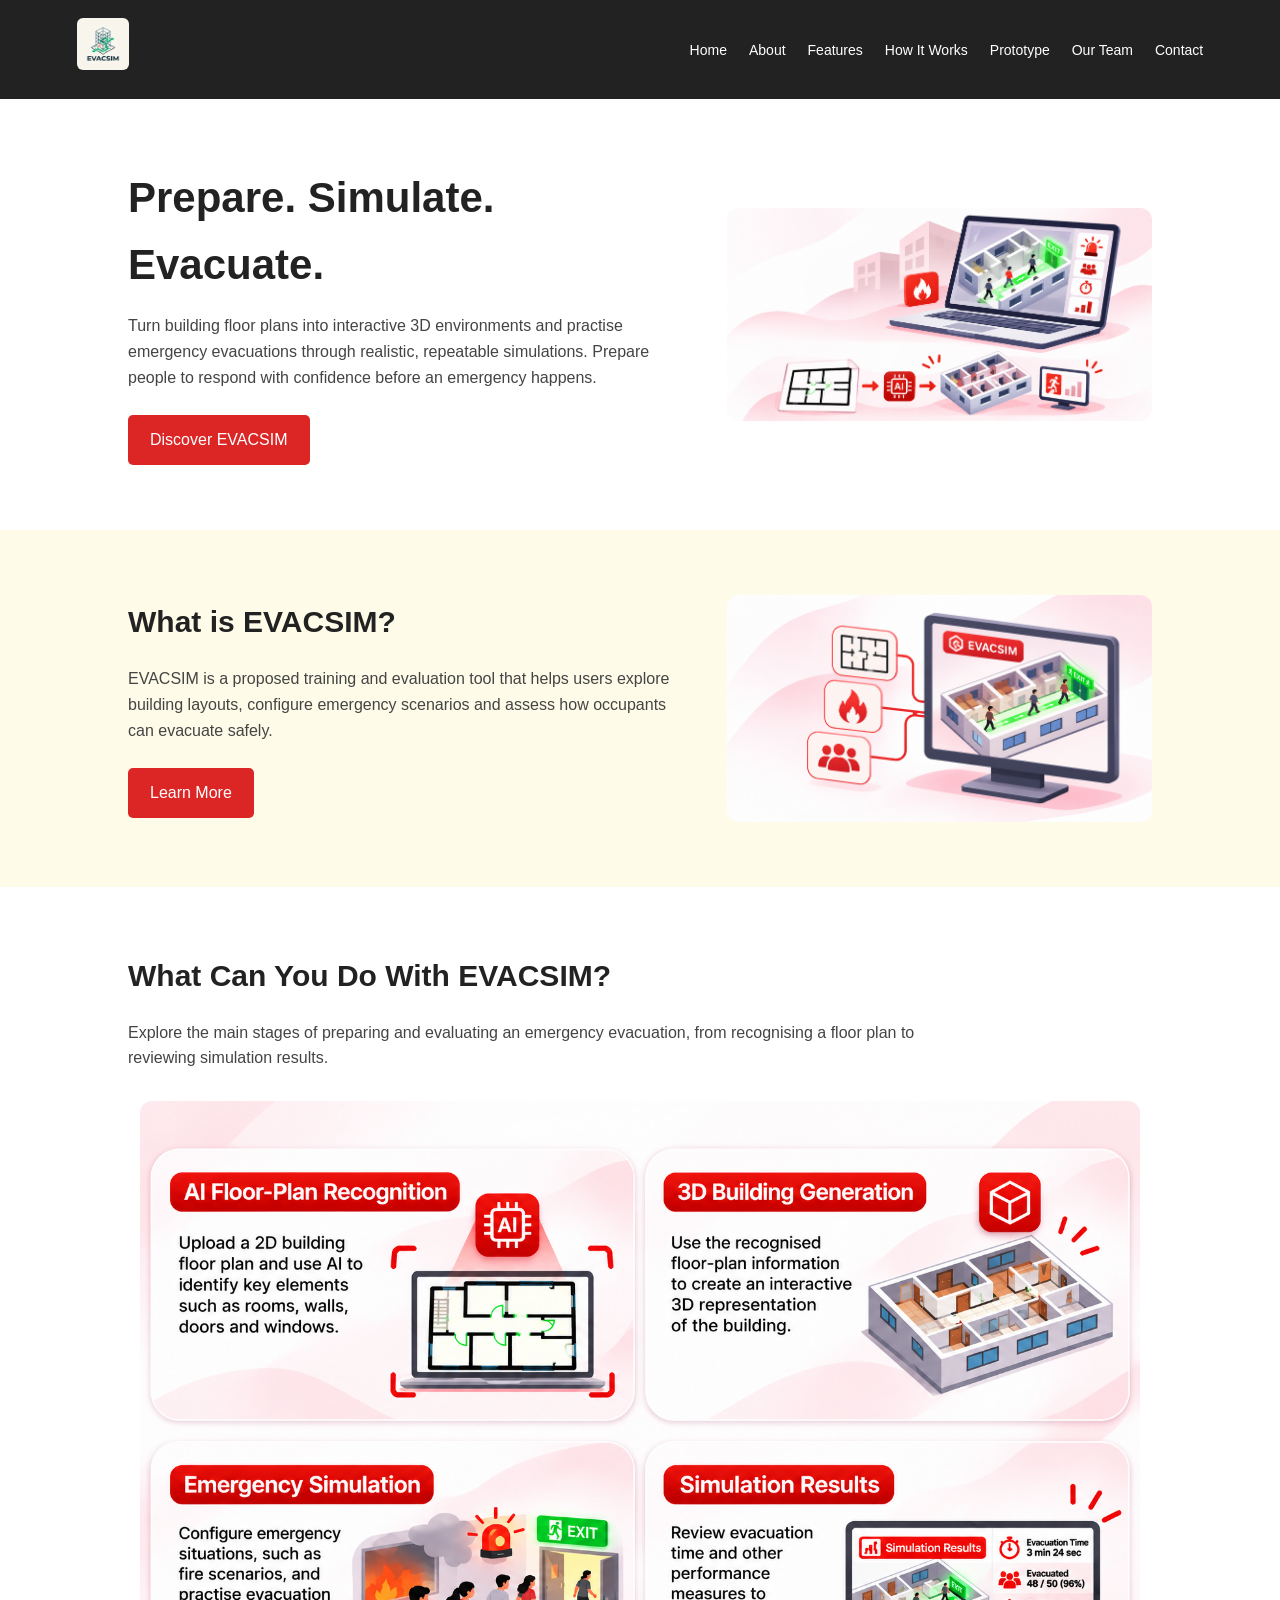
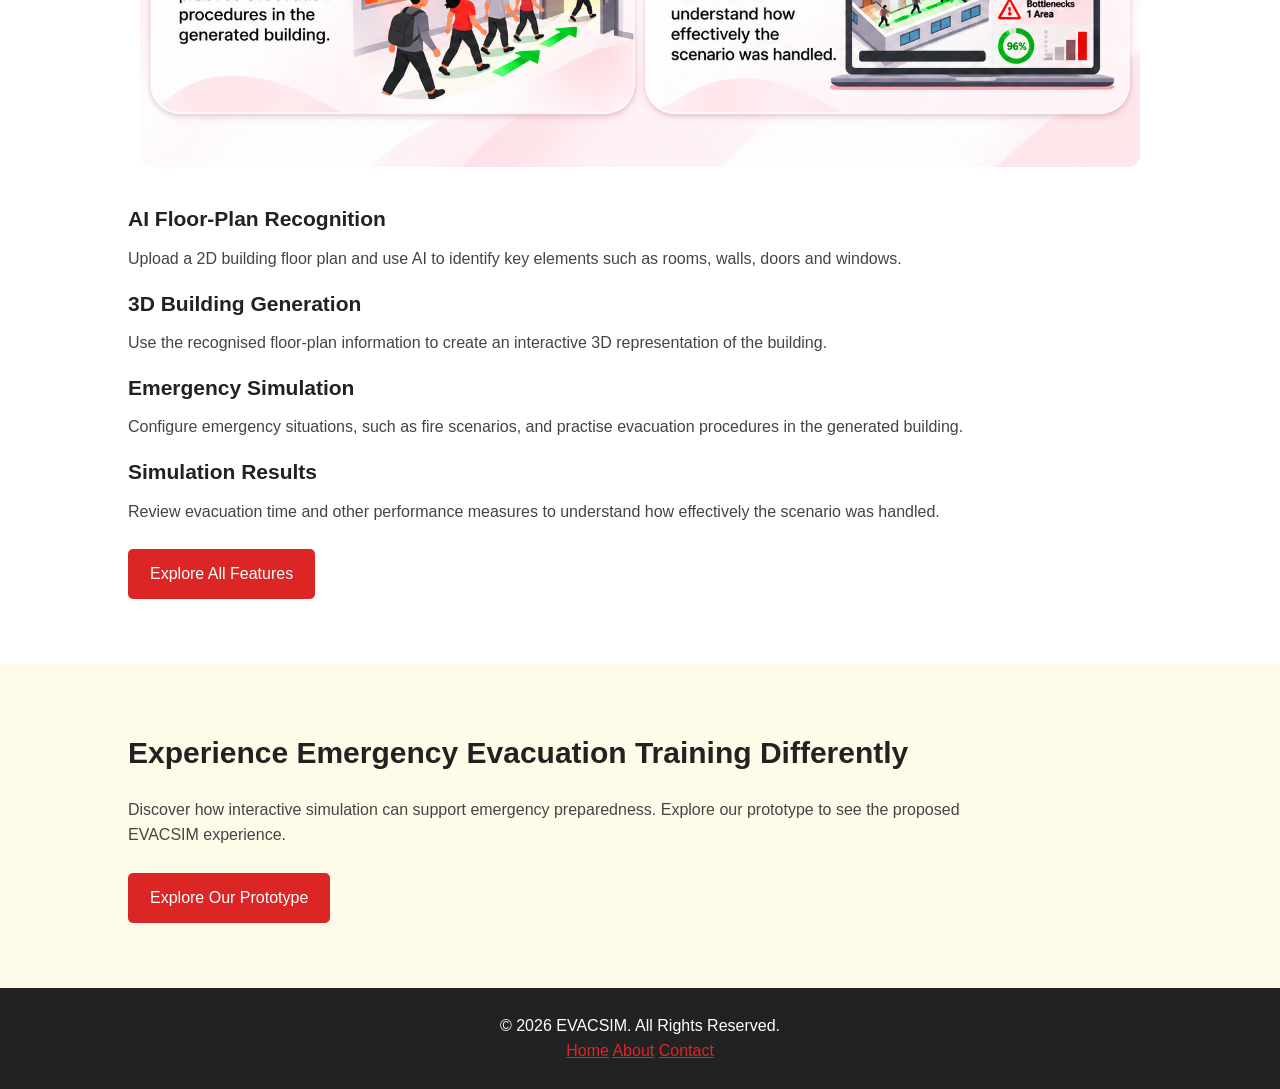
<file: index.html>
<!DOCTYPE html>
<html lang="en">

<head>
    <!-- Basic page settings -->
    <meta charset="UTF-8">
    <meta name="viewport" content="width=device-width, initial-scale=1.0">

    <!-- ADD: Write a short description of EVACSIM for search engines -->
    <meta name="description" content="EVACSIM is an AI-assisted emergency evacuation simulator that turns building floor plans into interactive 3D environments for practising and evaluating evacuation scenarios.">

    <title>EVACSIM | Emergency Evacuation Simulator</title>

    <!-- Link the CSS file -->
    <link rel="stylesheet" href="style.css">

    <style>
        /* Homepage image layouts */
        #hero,
        #introduction {
            display: flex;
            align-items: center;
            justify-content: space-between;
            gap: 42px;
        }

        #hero .home-section-content,
        #introduction .home-section-content {
            flex: 1 1 55%;
            min-width: 0;
        }

        #hero .home-section-image,
        #introduction .home-section-image {
            flex: 0 1 42%;
            max-width: 42%;
            margin: 0;
        }

        .home-section-image img {
            display: block;
            width: 100%;
            height: auto;
            object-fit: contain;
            border-radius: 12px;
        }

        /* Four-feature infographic */
        .feature-highlights-image {
            width: 100%;
            max-width: 1000px;
            margin: 30px auto 35px;
            text-align: center;
        }

        .feature-highlights-image img {
            display: block;
            width: 100%;
            height: auto;
            object-fit: contain;
            border-radius: 12px;
        }

        @media (max-width: 768px) {
            #hero,
            #introduction {
                flex-direction: column;
                align-items: stretch;
            }

            #hero .home-section-image,
            #introduction .home-section-image {
                flex: none;
                width: 100%;
                max-width: 100%;
            }
        }
    </style>

</head>

<body>

    <!-- NAVIGATION BAR -->
    <header>
        <nav>

            <!--project logo -->
           <a href="index.html" class="logo">
              <img src="images/evacuate-logo.jpg"
                  alt="EVACSIM emergency evacuation simulator logo">
             
           </a>

            <!-- Navigation links -->
            <ul>
                <li><a href="index.html">Home</a></li>
                <li><a href="about.html">About</a></li>
                <li><a href="features.html">Features</a></li>
                <li><a href="how-it-works.html">How It Works</a></li>
                <li><a href="prototype.html">Prototype</a></li>
                <li><a href="team.html">Our Team</a></li>
                <li><a href="contact.html">Contact</a></li>
            </ul>

        </nav>
    </header>


    <main>

        <!-- HERO SECTION -->
        <section id="hero">
    <div class="home-section-content">
        <h1>Prepare. Simulate. Evacuate.</h1>

        <p>
            Turn building floor plans into interactive 3D environments and practise emergency evacuations through realistic,
            repeatable simulations. Prepare people to respond with confidence before an emergency happens.
        </p>

        <a href="about.html" class="button">Discover EVACSIM</a>
    </div>

    <figure class="home-section-image">
        <img src="images/EVACSIM AI-Powered Evacuation Simulation.png"
             alt="Illustration of an EVACSIM evacuation simulation displayed on a laptop"
             loading="lazy">
    </figure>
</section>


        <!-- BRIEF PROJECT INTRODUCTION -->
        <section id="introduction">
    <div class="home-section-content">
        <h2>What is EVACSIM?</h2>

        <p>
            EVACSIM is a proposed training and evaluation tool that helps users explore building layouts, configure emergency
            scenarios and assess how occupants can evacuate safely.
        </p>

        <a href="about.html" class="button">Learn More</a>
    </div>

    <figure class="home-section-image">
        <img src="images/EVACSIM Evacuation Planning Infographic.png"
             alt="Illustration showing a building evacuation workflow using floor-plan information and AI"
             loading="lazy">
    </figure>
</section>


        <!-- FEATURE HIGHLIGHTS -->
        <section id="feature-highlights">

            <h2>What Can You Do With EVACSIM?</h2>

            <p>
                Explore the main stages of preparing and evaluating an emergency evacuation, from recognising a floor plan to reviewing simulation results.
            </p>

            <figure class="feature-highlights-image">
                <img src="images/AI-Powered Building Evacuation Workflow.png"
                     alt="Four EVACSIM feature illustrations: AI floor-plan recognition, 3D building generation, emergency simulation and simulation results"
                     loading="lazy">
            </figure>

            <div class="feature-container">

                <div class="feature">
                    <h3>AI Floor-Plan Recognition</h3>
                    <p>
                        Upload a 2D building floor plan and use AI to identify key elements such as rooms, walls, doors and windows.
                    </p>
                </div>

                <div class="feature">
                    <h3>3D Building Generation</h3>
                    <p>
                        Use the recognised floor-plan information to create an interactive 3D representation of the building.
                    </p>
                </div>

                <div class="feature">
                    <h3>Emergency Simulation</h3>
                    <p>
                        Configure emergency situations, such as fire scenarios, and practise evacuation procedures in the generated building.
                    </p>
                </div>

                <div class="feature">
                    <h3>Simulation Results</h3>
                    <p>
                        Review evacuation time and other performance measures to understand how effectively the scenario was handled.
                    </p>
                </div>

            </div>

            <a href="features.html" class="button">Explore All Features</a>

        </section>


        <!-- FINAL CALL TO ACTION -->
        <section id="call-to-action">

            <h2>Experience Emergency Evacuation Training Differently</h2>

            <p>
                Discover how interactive simulation can support emergency preparedness. Explore our prototype to see the proposed EVACSIM experience.
            </p>

            <a href="prototype.html" class="button">Explore Our Prototype</a>

        </section>

    </main>


    <!-- FOOTER -->
    <footer>

        <p>&copy; 2026 EVACSIM. All Rights Reserved.</p>

        <!-- Footer navigation -->
        <div class="footer-links">
            <a href="index.html">Home</a>
            <a href="about.html">About</a>
            <a href="contact.html">Contact</a>
        </div>

        <!-- ADD: Insert social media links if available. -->

    </footer>
	<!-- Back to Top Button -->
	<button id="backToTop" aria-label="Back to top" title="Back to top">
    ↑
	</button>


    <!-- Link the JavaScript file -->
    <script src="script.js"></script>

</body>
</html>
</file>
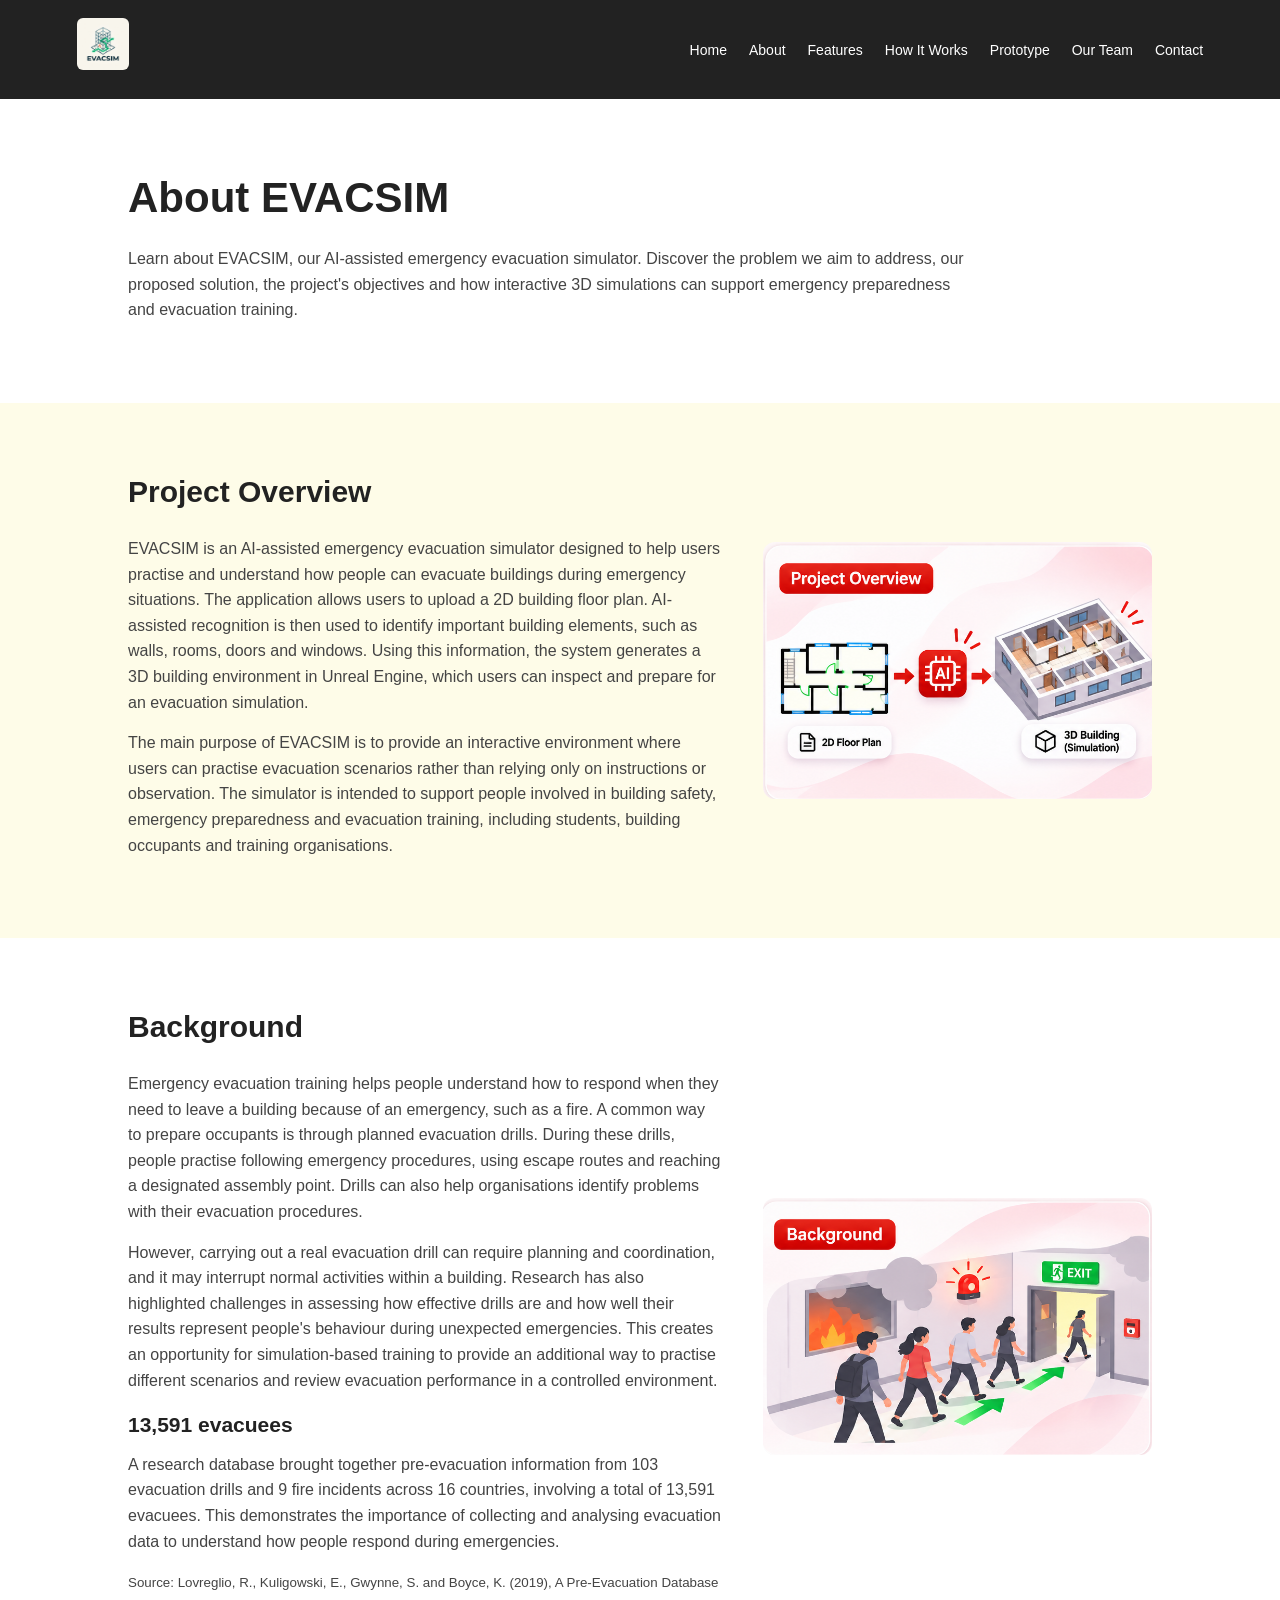
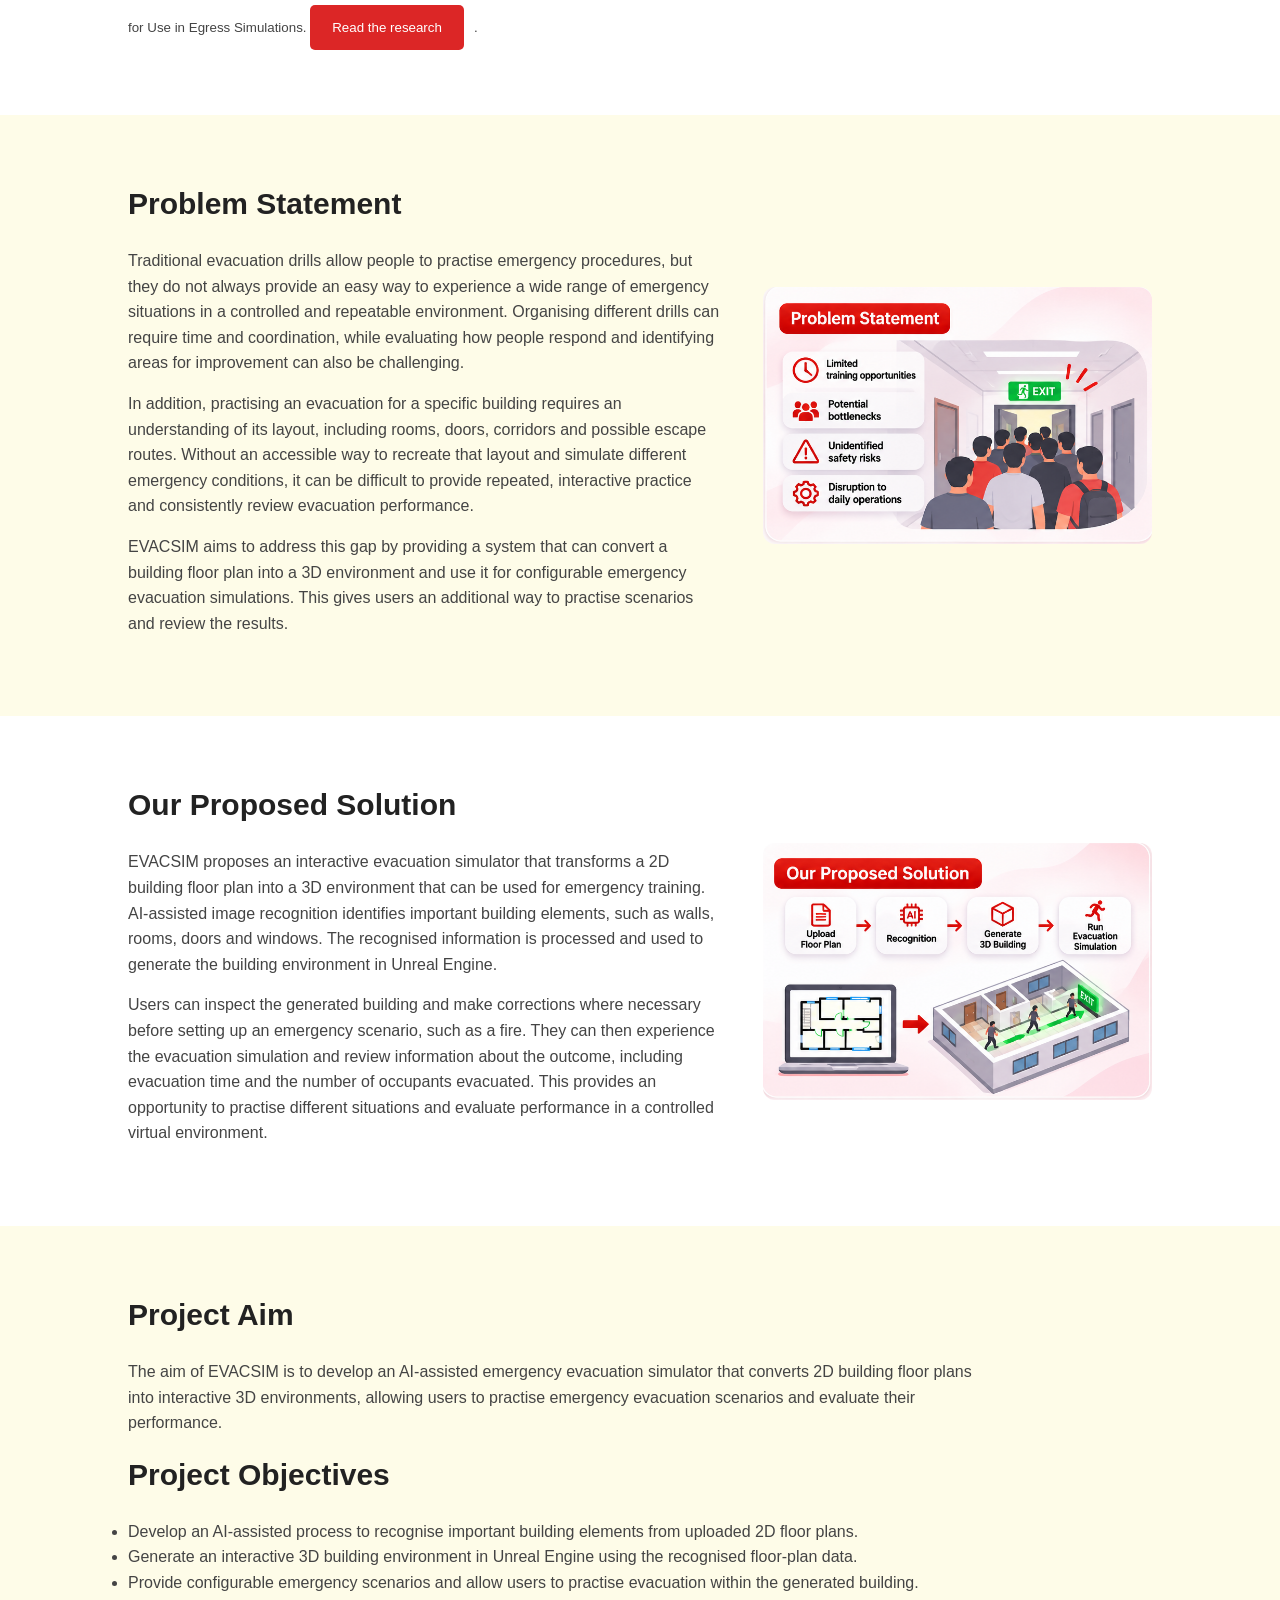
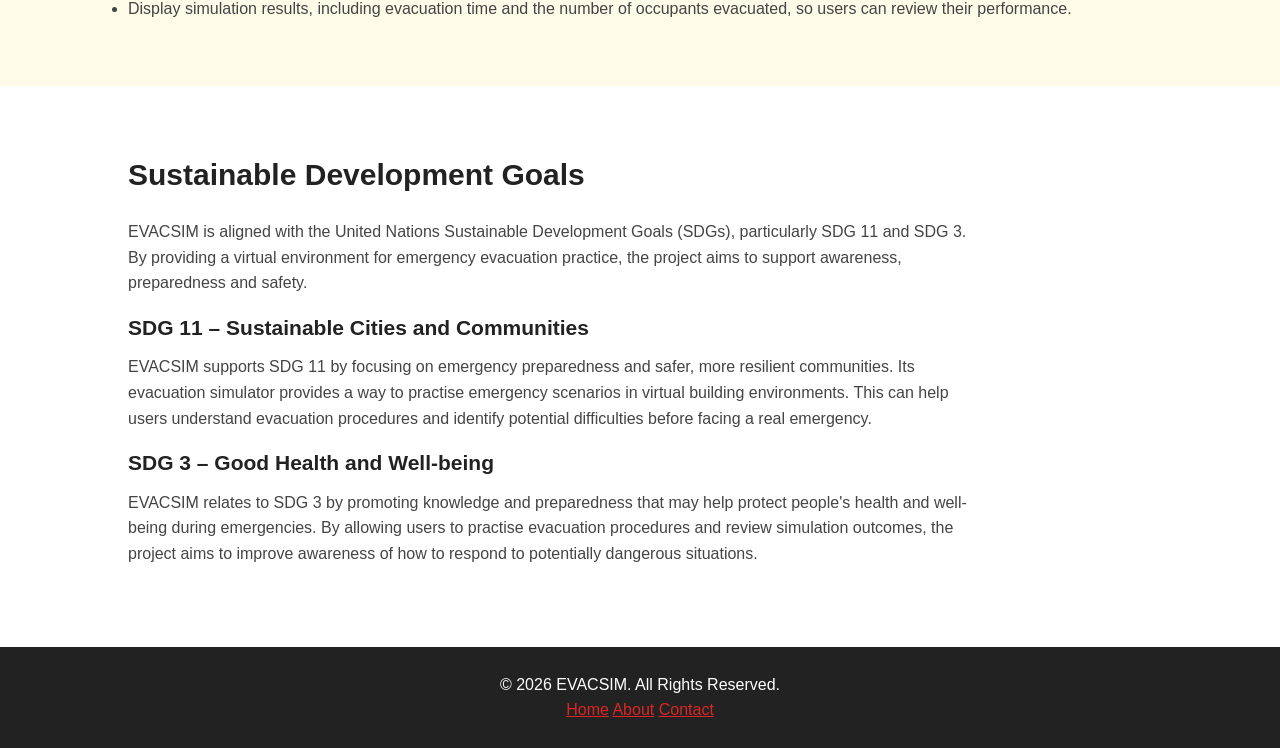
<file: about.html>
<!DOCTYPE html>
<html lang="en">

<head>

    <!-- Basic page settings -->
    <meta charset="UTF-8">
    <meta name="viewport" content="width=device-width, initial-scale=1.0">

    <!-- ADD: Write a short description of the About page -->
    <meta name="description" content="Learn about EVACSIM, an AI-assisted emergency evacuation simulator that turns building floor plans into 3D environments for practical evacuation training.">

    <title>About | EVACSIM</title>

    <!-- Connect the shared CSS file -->
    <link rel="stylesheet" href="style.css">


    <style>
        /* About page: text on the left, illustration on the right */
        .about-image-section {
            display: flex;
            align-items: center;
            justify-content: space-between;
            gap: 42px;
        }

        .about-image-section .about-section-content {
            flex: 1 1 58%;
            min-width: 0;
        }

        .about-image-section .about-section-image {
            flex: 0 1 38%;
            max-width: 38%;
            margin: 0;
        }

        .about-section-image img {
            display: block;
            width: 100%;
            height: auto;
            object-fit: contain;
            border-radius: 12px;
        }

        @media (max-width: 768px) {
            .about-image-section {
                flex-direction: column;
                align-items: stretch;
            }

            .about-image-section .about-section-image {
                flex: none;
                width: 100%;
                max-width: 100%;
            }
        }
    </style>

</head>

<body>


    <!-- ========================================= -->
    <!-- NAVIGATION BAR                            -->
    <!-- ========================================= -->

    <header>

        <nav>

            <!-- Project logo or name -->
            <!--project logo -->
            <a href="index.html" class="logo">
                <img src="images/evacuate-logo.jpg"
                     alt="EVACSIM emergency evacuation simulator logo">
            </a>

            <!-- Navigation links -->
            <ul>

                <li><a href="index.html">Home</a></li>
                <li><a href="about.html">About</a></li>
                <li><a href="features.html">Features</a></li>
                <li><a href="how-it-works.html">How It Works</a></li>
                <li><a href="prototype.html">Prototype</a></li>
                <li><a href="team.html">Our Team</a></li>
                <li><a href="contact.html">Contact</a></li>

            </ul>

        </nav>

    </header>


    <main>


        <!-- ========================================= -->
        <!-- PAGE INTRODUCTION                         -->
        <!-- ========================================= -->

        <section id="page-introduction">

            <h1>About EVACSIM</h1>

            <p>
                Learn about EVACSIM, our AI-assisted emergency evacuation simulator. 
				Discover the problem we aim to address, our proposed solution, the project's objectives and how interactive 3D simulations can support emergency preparedness and evacuation training.
            </p>

        </section>


        <!-- ========================================= -->
        <!-- PROJECT OVERVIEW                          -->
        <!-- ========================================= -->

        <section id="project-overview" class="about-image-section">
    <div class="about-section-content">
        <h2>Project Overview</h2>

        <p>
            EVACSIM is an AI-assisted emergency evacuation simulator
            designed to help users practise and understand how people
            can evacuate buildings during emergency situations. The
            application allows users to upload a 2D building floor plan.
            AI-assisted recognition is then used to identify important
            building elements, such as walls, rooms, doors and windows.
            Using this information, the system generates a 3D building
            environment in Unreal Engine, which users can inspect and
            prepare for an evacuation simulation.
        </p>

        <p>
            The main purpose of EVACSIM is to provide an interactive
            environment where users can practise evacuation scenarios
            rather than relying only on instructions or observation.
            The simulator is intended to support people involved in
            building safety, emergency preparedness and evacuation
            training, including students, building occupants and
            training organisations.
        </p>
    </div>

    <figure class="about-section-image">
        <img src="images/project-overview.png"
             alt="Illustration of a 2D floor plan being analysed by AI and transformed into a 3D building"
             loading="lazy">
    </figure>
</section>


        <!-- ========================================= -->
        <!-- PROJECT BACKGROUND                        -->
        <!-- ========================================= -->

        <section id="background" class="about-image-section">
    <div class="about-section-content">
        <h2>Background</h2>

        <p>
            Emergency evacuation training helps people understand how
            to respond when they need to leave a building because of
            an emergency, such as a fire. A common way to prepare
            occupants is through planned evacuation drills. During
            these drills, people practise following emergency
            procedures, using escape routes and reaching a designated
            assembly point. Drills can also help organisations identify
            problems with their evacuation procedures.
        </p>

        <p>
            However, carrying out a real evacuation drill can require
            planning and coordination, and it may interrupt normal
            activities within a building. Research has also highlighted
            challenges in assessing how effective drills are and how
            well their results represent people's behaviour during
            unexpected emergencies. This creates an opportunity for
            simulation-based training to provide an additional way to
            practise different scenarios and review evacuation
            performance in a controlled environment.
        </p>

        <div class="statistics">
            <div class="statistic">
                <h3>13,591 evacuees</h3>

                <p>
                    A research database brought together pre-evacuation
                    information from 103 evacuation drills and 9 fire
                    incidents across 16 countries, involving a total of
                    13,591 evacuees. This demonstrates the importance
                    of collecting and analysing evacuation data to
                    understand how people respond during emergencies.
                </p>

                <small>
                    Source: Lovreglio, R., Kuligowski, E., Gwynne, S. and
                    Boyce, K. (2019), A Pre-Evacuation Database for Use
                    in Egress Simulations.
                    <a href="https://doi.org/10.1016/j.firesaf.2018.12.009"
                       target="_blank" rel="noopener noreferrer">
                        Read the research
                    </a>.
                </small>
            </div>
        </div>
    </div>

    <figure class="about-section-image">
        <img src="images/background.png"
             alt="Illustration of people evacuating a building during an emergency"
             loading="lazy">
    </figure>
</section>


        <!-- ========================================= -->
        <!-- PROBLEM STATEMENT                         -->
        <!-- ========================================= -->

        <section id="problem-statement" class="about-image-section">
    <div class="about-section-content">
        <h2>Problem Statement</h2>

        <p>
            Traditional evacuation drills allow people to practise
            emergency procedures, but they do not always provide an
            easy way to experience a wide range of emergency situations
            in a controlled and repeatable environment. Organising
            different drills can require time and coordination, while
            evaluating how people respond and identifying areas for
            improvement can also be challenging.
        </p>

        <p>
            In addition, practising an evacuation for a specific
            building requires an understanding of its layout, including
            rooms, doors, corridors and possible escape routes.
            Without an accessible way to recreate that layout and
            simulate different emergency conditions, it can be
            difficult to provide repeated, interactive practice and
            consistently review evacuation performance.
        </p>

        <p>
            EVACSIM aims to address this gap by providing a system
            that can convert a building floor plan into a 3D
            environment and use it for configurable emergency
            evacuation simulations. This gives users an additional
            way to practise scenarios and review the results.
        </p>
    </div>

    <figure class="about-section-image">
        <img src="images/problem-statement.png"
             alt="Illustration showing a crowded evacuation corridor and potential safety challenges"
             loading="lazy">
    </figure>
</section>


        <!-- ========================================= -->
        <!-- PROPOSED SOLUTION                         -->
        <!-- ========================================= -->

        <section id="proposed-solution" class="about-image-section">
    <div class="about-section-content">
        <h2>Our Proposed Solution</h2>

        <p>
            EVACSIM proposes an interactive evacuation simulator
            that transforms a 2D building floor plan into a 3D
            environment that can be used for emergency training.
            AI-assisted image recognition identifies important
            building elements, such as walls, rooms, doors and
            windows. The recognised information is processed and
            used to generate the building environment in Unreal
            Engine.
        </p>

        <p>
            Users can inspect the generated building and make
            corrections where necessary before setting up an
            emergency scenario, such as a fire. They can then
            experience the evacuation simulation and review
            information about the outcome, including evacuation
            time and the number of occupants evacuated. This
            provides an opportunity to practise different
            situations and evaluate performance in a controlled
            virtual environment.
        </p>
    </div>

    <figure class="about-section-image">
        <img src="images/proposed-solution.png"
             alt="Illustration of the EVACSIM workflow from floor-plan upload through AI recognition to 3D evacuation simulation"
             loading="lazy">
    </figure>
</section>


        <!-- ========================================= -->
        <!-- PROJECT AIM AND OBJECTIVES                -->
        <!-- ========================================= -->

        <section id="aim-objectives">

            <h2>Project Aim</h2>

            <p>
                The aim of EVACSIM is to develop an AI-assisted
                emergency evacuation simulator that converts 2D building
                floor plans into interactive 3D environments, allowing
                users to practise emergency evacuation scenarios and
                evaluate their performance.
            </p>


            <h2>Project Objectives</h2>

            <ul>

                <li>
                    Develop an AI-assisted process to recognise important
                    building elements from uploaded 2D floor plans.
                </li>

                <li>
                    Generate an interactive 3D building environment in
                    Unreal Engine using the recognised floor-plan data.
                </li>

                <li>
                    Provide configurable emergency scenarios and allow
                    users to practise evacuation within the generated
                    building.
                </li>

                <li>
                    Display simulation results, including evacuation
                    time and the number of occupants evacuated, so users
                    can review their performance.
                </li>

                

            </ul>

        </section>


        <!-- ========================================= -->
        <!-- SUSTAINABLE DEVELOPMENT GOALS             -->
        <!-- ========================================= -->

        <section id="sdg">

            <h2>Sustainable Development Goals</h2>

            <p>
                EVACSIM is aligned with the United Nations Sustainable
                Development Goals (SDGs), particularly SDG 11 and SDG 3.
                By providing a virtual environment for emergency
                evacuation practice, the project aims to support
                awareness, preparedness and safety.
            </p>


            <!-- SDG 11 -->
            <div class="sdg-item">

                <h3>SDG 11 – Sustainable Cities and Communities</h3>

                <p>
                    EVACSIM supports SDG 11 by focusing on emergency
                    preparedness and safer, more resilient communities.
                    Its evacuation simulator provides a way to practise
                    emergency scenarios in virtual building environments.
                    This can help users understand evacuation procedures
                    and identify potential difficulties before facing a
                    real emergency.
                </p>

                

            </div>


            <!-- SDG 3 -->
            <div class="sdg-item">

                <h3>SDG 3 – Good Health and Well-being</h3>

                <p>
                    EVACSIM relates to SDG 3 by promoting knowledge
                    and preparedness that may help protect people's
                    health and well-being during emergencies. By allowing
                    users to practise evacuation procedures and review
                    simulation outcomes, the project aims to improve
                    awareness of how to respond to potentially dangerous
                    situations.
                </p>

                

            </div>

        </section>


    </main>


    <!-- ========================================= -->
    <!-- FOOTER                                    -->
    <!-- ========================================= -->

    <footer>

        <p>&copy; 2026 EVACSIM. All Rights Reserved.</p>

        <div class="footer-links">

            <a href="index.html">Home</a>
            <a href="about.html">About</a>
            <a href="contact.html">Contact</a>

        </div>

        <!-- ADD: Insert social media links if available. -->

    </footer>
	<!-- Back to Top Button -->
	<button id="backToTop" aria-label="Back to top" title="Back to top">
    ↑
	</button>


    <!-- Connect the JavaScript file -->
    <script src="script.js"></script>

</body>

</html>
</file>
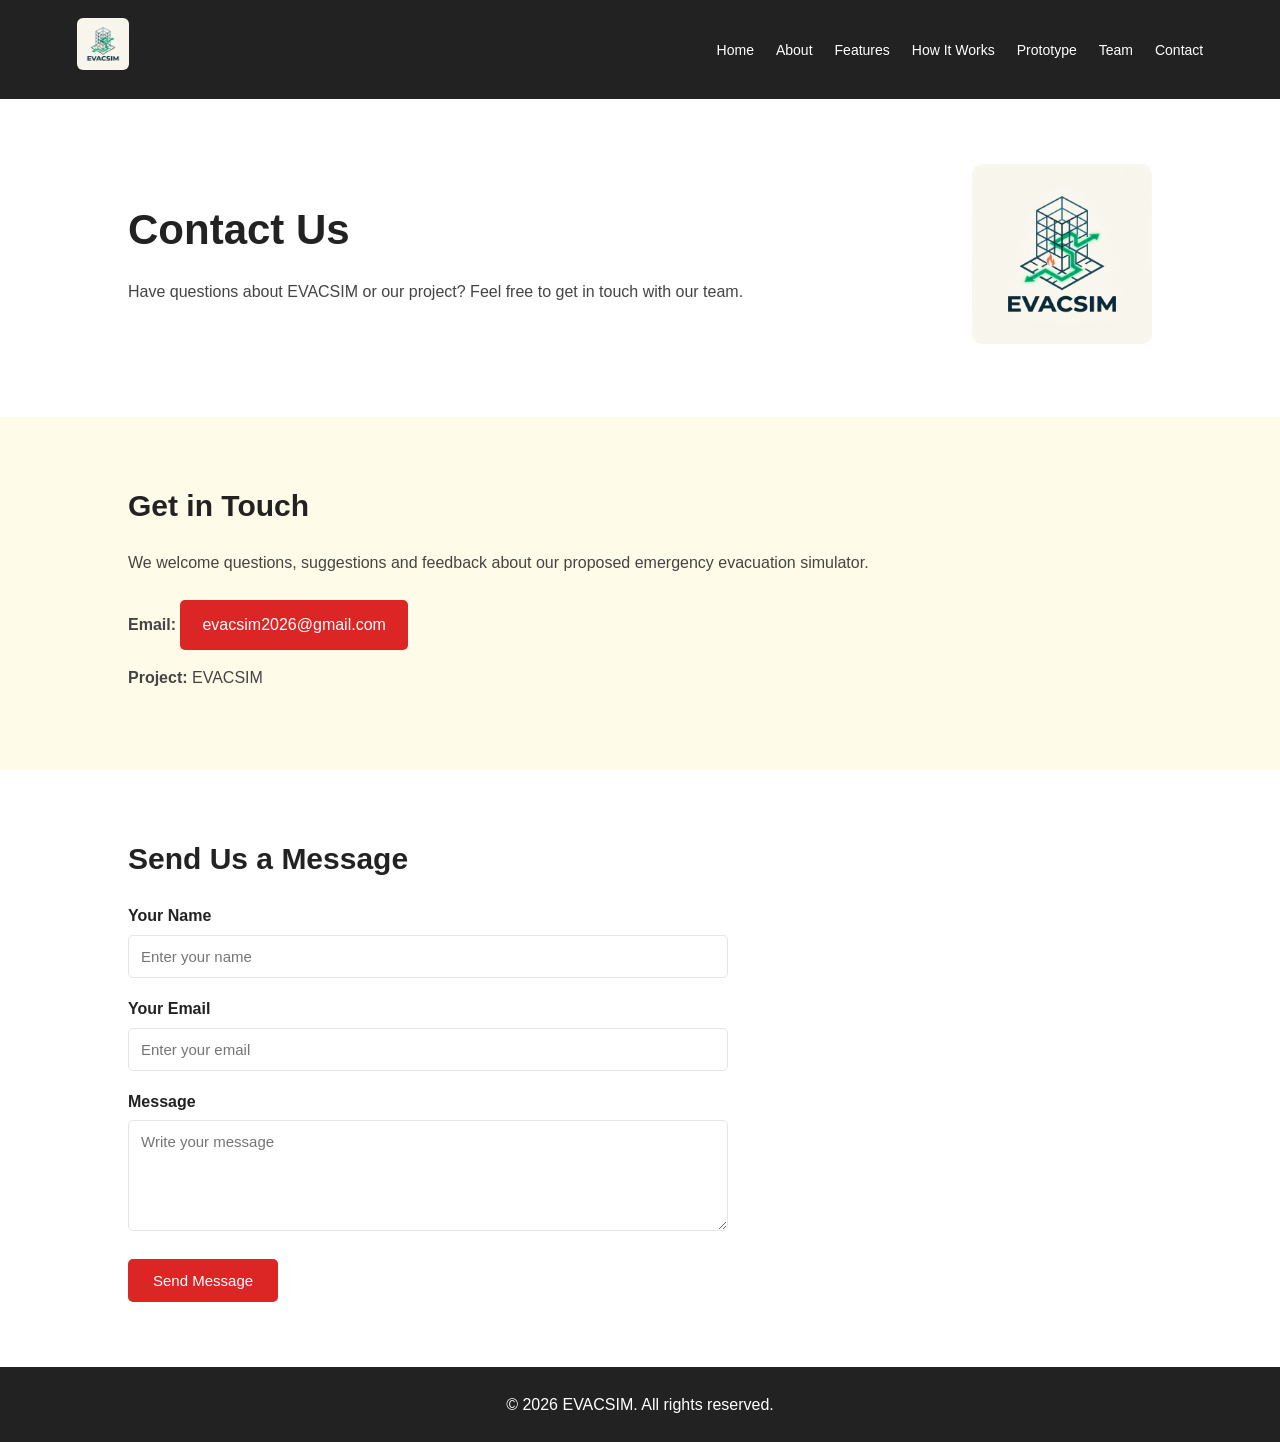
<file: contact.html>
<!DOCTYPE html>
<html lang="en">
<head>
    <meta charset="UTF-8">
    <meta name="viewport" content="width=device-width, initial-scale=1.0">
    <title>Contact Us | EVACSIM</title>
    <link rel="stylesheet" href="style.css">
</head>
<body>

    <!-- Navigation Bar -->
    <header>
        <nav>
            <!--project logo -->
           <a href="index.html" class="logo">
              <img src="images/evacuate-logo.jpg"
                  alt="EVACSIM emergency evacuation simulator logo">
             
           </a>

            <ul>
                <li><a href="index.html">Home</a></li>
                <li><a href="about.html">About</a></li>
                <li><a href="features.html">Features</a></li>
                <li><a href="how-it-works.html">How It Works</a></li>
                <li><a href="prototype.html">Prototype</a></li>
                <li><a href="team.html">Team</a></li>
                <li><a href="contact.html">Contact</a></li>
            </ul>
        </nav>
    </header>


    <!-- Page Introduction -->
    <!-- Page Introduction -->
	<section class="contact-intro">

		<div class="contact-intro-text">
			<h1>Contact Us</h1>

			<p>
				Have questions about EVACSIM or our project?
				Feel free to get in touch with our team.
			</p>
		</div>

		<div class="contact-intro-logo">
			<img src="images/evacuate-logo.jpg"
				alt="EVACSIM Logo">
		</div>

	</section>


    <!-- Contact Information -->
    <section>
        <h2>Get in Touch</h2>

        <p>
            We welcome questions, suggestions and feedback about
            our proposed emergency evacuation simulator.
        </p>

        <p>
            <strong>Email:</strong>
            <a href="mailto:evacsim2026@gmail.com">evacsim2026@gmail.com</a>
        </p>

        

        <p>
            <strong>Project:</strong> EVACSIM
        </p>
    </section>


    <!-- Contact Form -->
    <section>
        <h2>Send Us a Message</h2>

        <!-- Contact form connected to Formspree -->
        <form action="https://formspree.io/f/xgakpznn" method="POST">

            <label for="name">Your Name</label>
            <input type="text" id="name" name="name"
                   placeholder="Enter your name" autocomplete="name" required>

            <label for="email">Your Email</label>
            <input type="email" id="email" name="email"
                   placeholder="Enter your email" autocomplete="email" required>

            <label for="message">Message</label>
            <textarea id="message" name="message" rows="5"
                      placeholder="Write your message" required></textarea>

            <button type="submit">Send Message</button>

        </form>
    </section>


    <!-- Footer -->
    <footer>
        <p>&copy; 2026 EVACSIM. All rights reserved.</p>
    </footer>
	<!-- Back to Top Button -->
	<button id="backToTop" aria-label="Back to top" title="Back to top">
    ↑
	</button>

    <script src="script.js"></script>
</body>
</html>
</file>
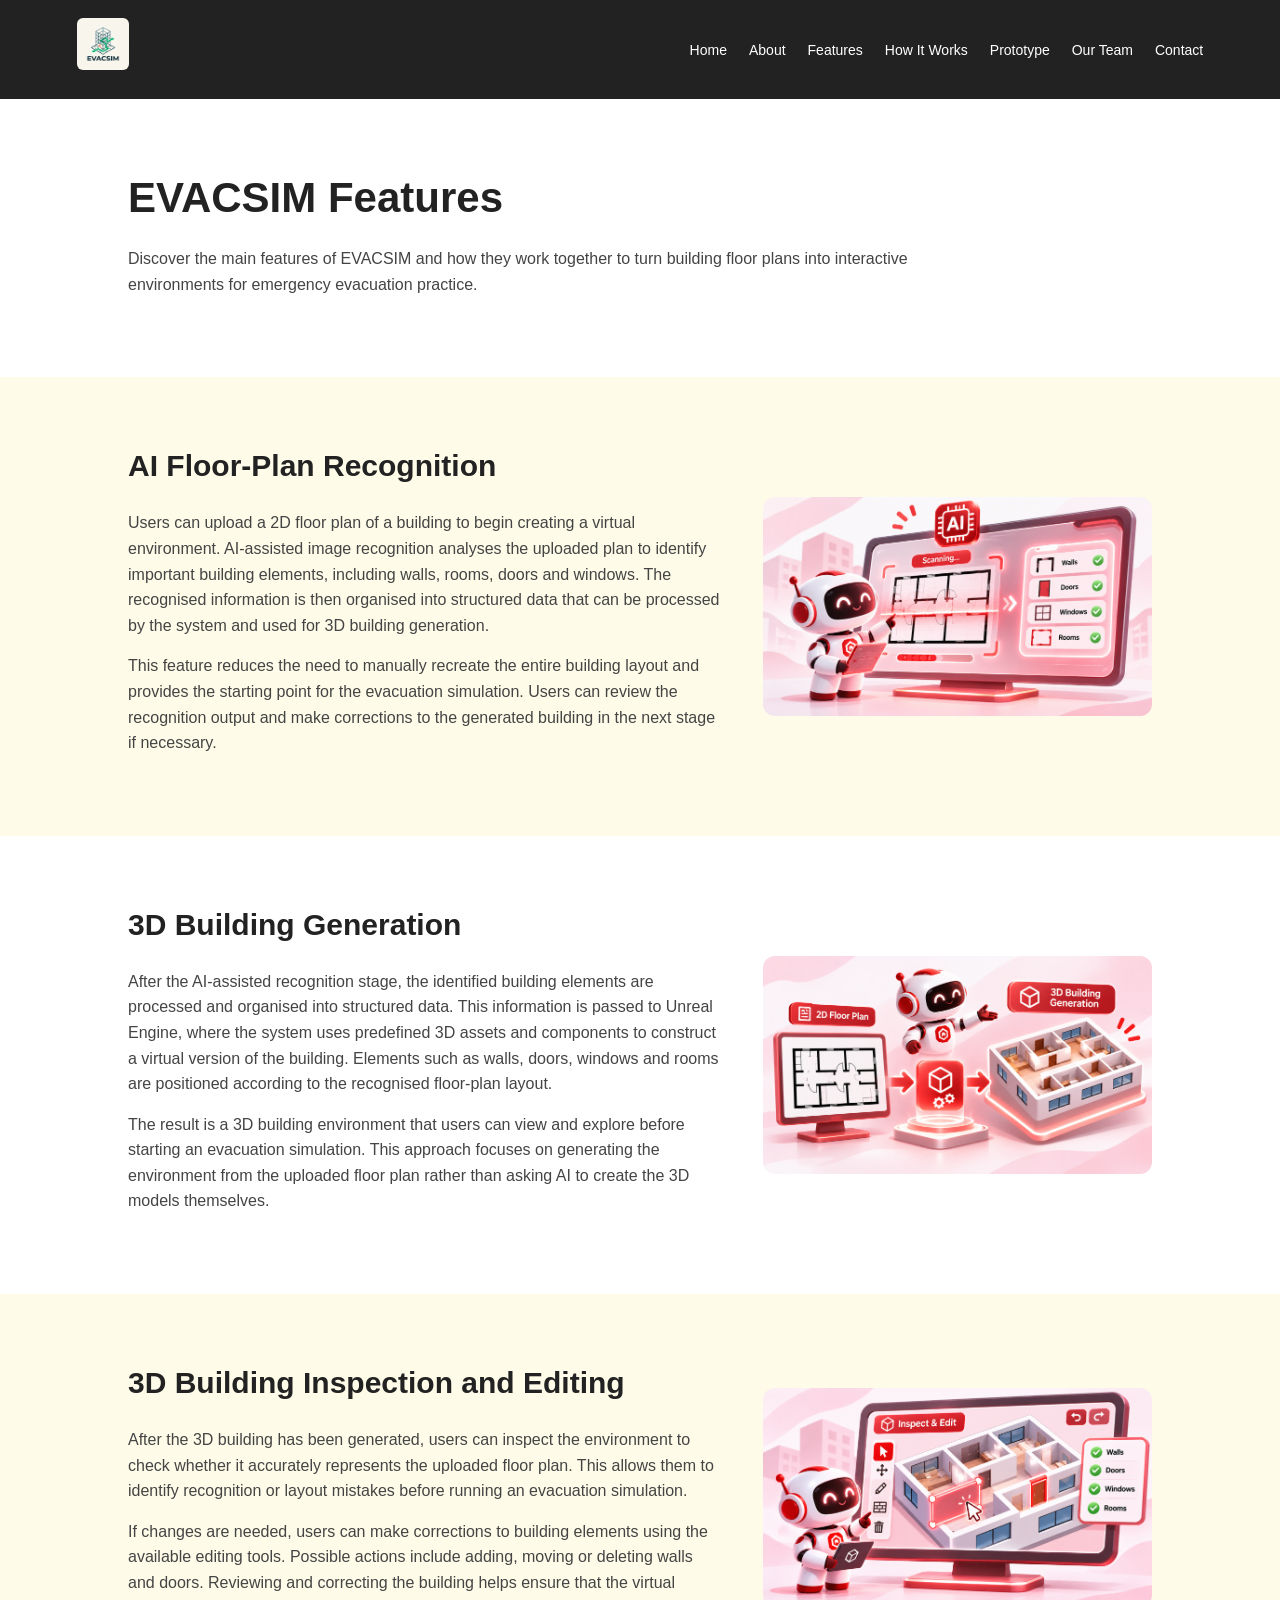
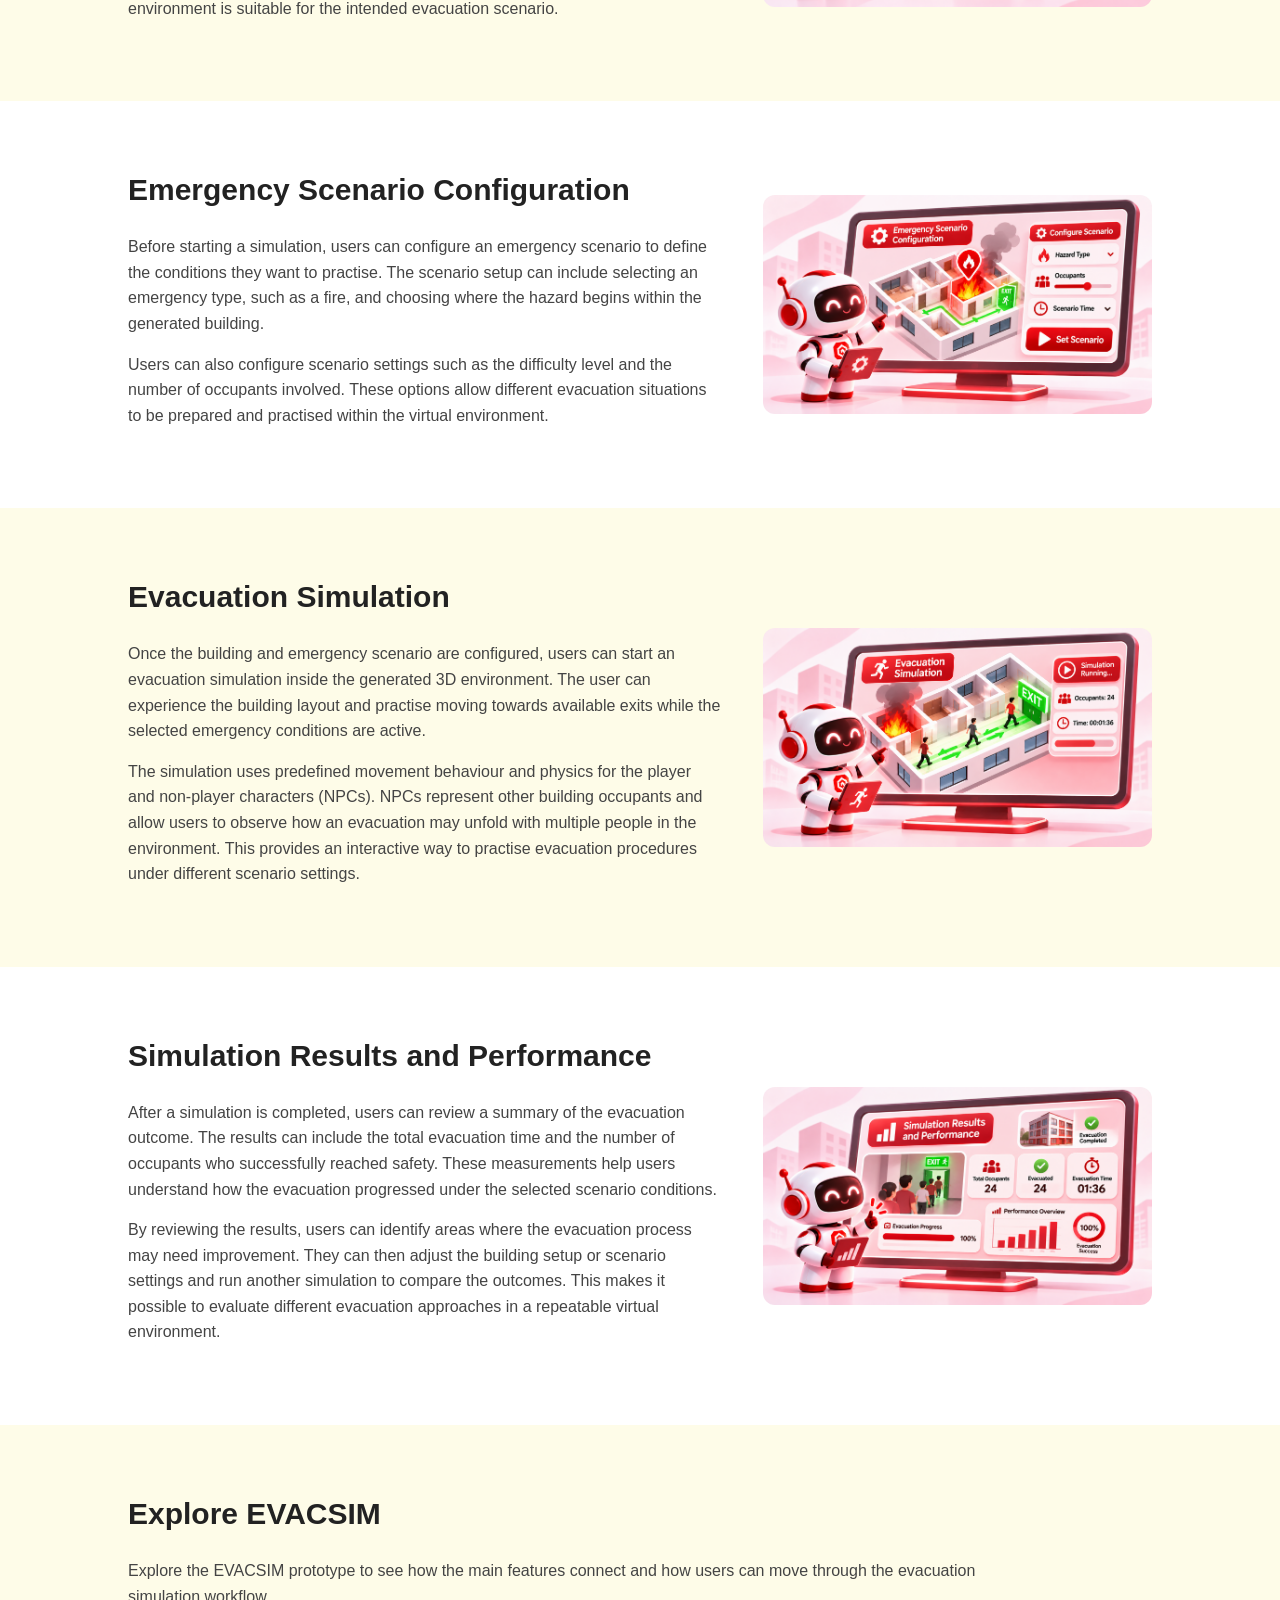
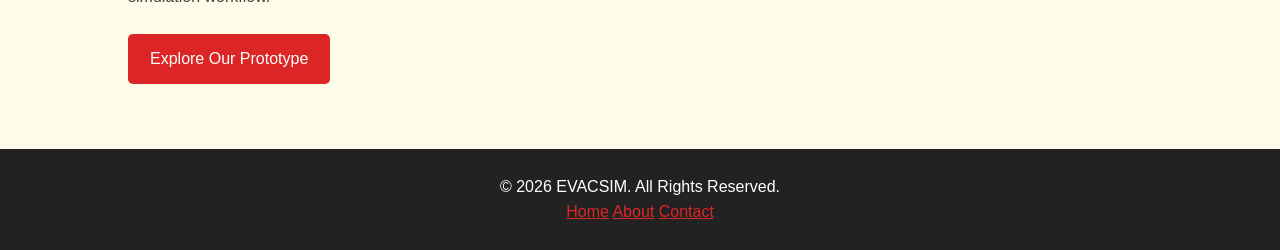
<file: features.html>
<!DOCTYPE html>
<html lang="en">

<head>

    <!-- Basic page settings -->
    <meta charset="UTF-8">
    <meta name="viewport" content="width=device-width, initial-scale=1.0">

    <!-- ADD: Write a short description of the Features page -->
    <meta name="description" content="Explore EVACSIM features, including AI-assisted floor-plan recognition, 3D building generation and interactive emergency evacuation simulation.">

    <title>Features | EVACSIM</title>

    <!-- Connect the shared CSS file -->
    <link rel="stylesheet" href="style.css">


    <style>
        /* Features page: text on the left and illustration on the right */
        .feature-image-section {
            display: flex;
            align-items: center;
            justify-content: space-between;
            gap: 42px;
        }

        .feature-image-section .feature-content {
            flex: 1 1 58%;
            min-width: 0;
        }

        .feature-image-section .feature-illustration {
            flex: 0 1 38%;
            max-width: 38%;
            margin: 0;
        }

        .feature-illustration img {
            display: block;
            width: 100%;
            height: auto;
            object-fit: contain;
            border-radius: 12px;
        }

        @media (max-width: 768px) {
            .feature-image-section {
                flex-direction: column;
                align-items: stretch;
            }

            .feature-image-section .feature-illustration {
                flex: none;
                width: 100%;
                max-width: 100%;
            }
        }
    </style>

</head>

<body>


    <!-- NAVIGATION BAR -->
    <header>

        <nav>

            <!--project logo -->
           <a href="index.html" class="logo">
              <img src="images/evacuate-logo.jpg"
                  alt="EVACSIM emergency evacuation simulator logo">
             
           </a>

            <!-- Navigation links -->
            <ul>

                <li><a href="index.html">Home</a></li>
                <li><a href="about.html">About</a></li>
                <li><a href="features.html">Features</a></li>
                <li><a href="how-it-works.html">How It Works</a></li>
                <li><a href="prototype.html">Prototype</a></li>
                <li><a href="team.html">Our Team</a></li>
                <li><a href="contact.html">Contact</a></li>

            </ul>

        </nav>

    </header>


    <main>


        <!-- PAGE INTRODUCTION -->
        <section id="page-introduction">

            <h1>EVACSIM Features</h1>

            <p>
                Discover the main features of EVACSIM and how they work
                together to turn building floor plans into interactive
                environments for emergency evacuation practice.
            </p>

        </section>


        <!-- FEATURE 1: AI FLOOR-PLAN RECOGNITION -->
        <section id="ai-recognition" class="feature-image-section">

            <div class="feature-content">
                <h2>AI Floor-Plan Recognition</h2>

                <!-- Existing feature description retained below -->
                <p>
                Users can upload a 2D floor plan of a building to begin
                creating a virtual environment. AI-assisted image
                recognition analyses the uploaded plan to identify
                important building elements, including walls, rooms,
                doors and windows. The recognised information is then
                organised into structured data that can be processed
                by the system and used for 3D building generation.
            </p>

            <p>
                This feature reduces the need to manually recreate the
                entire building layout and provides the starting point
                for the evacuation simulation. Users can review the
                recognition output and make corrections to the generated
                building in the next stage if necessary.
            </p>
            </div>

            <figure class="feature-illustration">
                <img src="images/AI Floor Plan Scanning Robot.png"
                     alt="A friendly robot scanning a 2D architectural floor plan with AI."
                     loading="lazy">
            </figure>

        </section>


        <!-- FEATURE 2: 3D BUILDING GENERATION -->
        <section id="3d-generation" class="feature-image-section">

            <div class="feature-content">
                <h2>3D Building Generation</h2>

                <!-- Existing feature description retained below -->
                <p>
                After the AI-assisted recognition stage, the identified
                building elements are processed and organised into
                structured data. This information is passed to Unreal
                Engine, where the system uses predefined 3D assets and
                components to construct a virtual version of the building.
                Elements such as walls, doors, windows and rooms are
                positioned according to the recognised floor-plan layout.
            </p>

            <p>
                The result is a 3D building environment that users can
                view and explore before starting an evacuation simulation.
                This approach focuses on generating the environment from
                the uploaded floor plan rather than asking AI to create
                the 3D models themselves.
            </p>
            </div>

            <figure class="feature-illustration">
                <img src="images/From Floor Plan to 3D Building.png"
                     alt="A 2D building floor plan being transformed into a 3D building."
                     loading="lazy">
            </figure>

        </section>


        <!-- FEATURE 3: 3D INSPECTION AND EDITING -->
        <section id="building-editing" class="feature-image-section">

            <div class="feature-content">
                <h2>3D Building Inspection and Editing</h2>

                <!-- Existing feature description retained below -->
                <p>
                After the 3D building has been generated, users can inspect
                the environment to check whether it accurately represents
                the uploaded floor plan. This allows them to identify
                recognition or layout mistakes before running an
                evacuation simulation.
            </p>

            <p>
                If changes are needed, users can make corrections to
                building elements using the available editing tools.
                Possible actions include adding, moving or deleting
                walls and doors. Reviewing and correcting the building
                helps ensure that the virtual environment is suitable
                for the intended evacuation scenario.
            </p>
            </div>

            <figure class="feature-illustration">
                <img src="images/Inspect & Edit Building Layout.png"
                     alt="A 3D building model being inspected and edited."
                     loading="lazy">
            </figure>

        </section>


        <!-- FEATURE 4: EMERGENCY SCENARIO CONFIGURATION -->
        <section id="scenario-configuration" class="feature-image-section">

            <div class="feature-content">
                <h2>Emergency Scenario Configuration</h2>

                <!-- Existing feature description retained below -->
                <p>
                Before starting a simulation, users can configure an
                emergency scenario to define the conditions they want
                to practise. The scenario setup can include selecting
                an emergency type, such as a fire, and choosing where
                the hazard begins within the generated building.
            </p>

            <p>
                Users can also configure scenario settings such as the
                difficulty level and the number of occupants involved.
                These options allow different evacuation situations to
                be prepared and practised within the virtual environment.
            </p>
            </div>

            <figure class="feature-illustration">
                <img src="images/Emergency Evacuation Scenario Setup.png"
                     alt="An emergency scenario being configured on a building floor plan."
                     loading="lazy">
            </figure>

        </section>


        <!-- FEATURE 5: EVACUATION SIMULATION -->
        <section id="evacuation-simulation" class="feature-image-section">

            <div class="feature-content">
                <h2>Evacuation Simulation</h2>

                <!-- Existing feature description retained below -->
                <p>
                Once the building and emergency scenario are configured,
                users can start an evacuation simulation inside the
                generated 3D environment. The user can experience the
                building layout and practise moving towards available
                exits while the selected emergency conditions are active.
            </p>

            <p>
                The simulation uses predefined movement behaviour and
                physics for the player and non-player characters (NPCs).
                NPCs represent other building occupants and allow users
                to observe how an evacuation may unfold with multiple
                people in the environment. This provides an interactive
                way to practise evacuation procedures under different
                scenario settings.
            </p>
            </div>

            <figure class="feature-illustration">
                <img src="images/Evacuation Simulation in Action.png"
                     alt="People following marked evacuation routes towards an emergency exit."
                     loading="lazy">
            </figure>

        </section>


        <!-- FEATURE 6: SIMULATION RESULTS -->
        <section id="simulation-results" class="feature-image-section">

            <div class="feature-content">
                <h2>Simulation Results and Performance</h2>

                <!-- Existing feature description retained below -->
                <p>
                After a simulation is completed, users can review a
                summary of the evacuation outcome. The results can
                include the total evacuation time and the number of
                occupants who successfully reached safety. These
                measurements help users understand how the evacuation
                progressed under the selected scenario conditions.
            </p>

            <p>
                By reviewing the results, users can identify areas
                where the evacuation process may need improvement.
                They can then adjust the building setup or scenario
                settings and run another simulation to compare the
                outcomes. This makes it possible to evaluate different
                evacuation approaches in a repeatable virtual
                environment.
            </p>
            </div>

            <figure class="feature-illustration">
                <img src="images/Robot Mascot Presenting Evacuation Results.png"
                     alt="A robot presenting evacuation simulation results and performance metrics."
                     loading="lazy">
            </figure>

        </section>


        


        <!-- CALL TO ACTION -->
        <section id="explore-prototype">

            <h2>Explore EVACSIM</h2>

            <p>
                Explore the EVACSIM prototype to see how the main
                features connect and how users can move through the
                evacuation simulation workflow.
            </p>

            <a href="prototype.html" class="button">
                Explore Our Prototype
            </a>

        </section>


    </main>


    <!-- FOOTER -->
    <footer>

        <p>&copy; 2026 EVACSIM. All Rights Reserved.</p>

        <div class="footer-links">

            <a href="index.html">Home</a>
            <a href="about.html">About</a>
            <a href="contact.html">Contact</a>

        </div>

        <!-- ADD: Insert social media links if available. -->

    </footer>
	<!-- Back to Top Button -->
	<button id="backToTop" aria-label="Back to top" title="Back to top">
    ↑
	</button>


    <!-- Connect the JavaScript file -->
    <script src="script.js"></script>

</body>

</html>
</file>
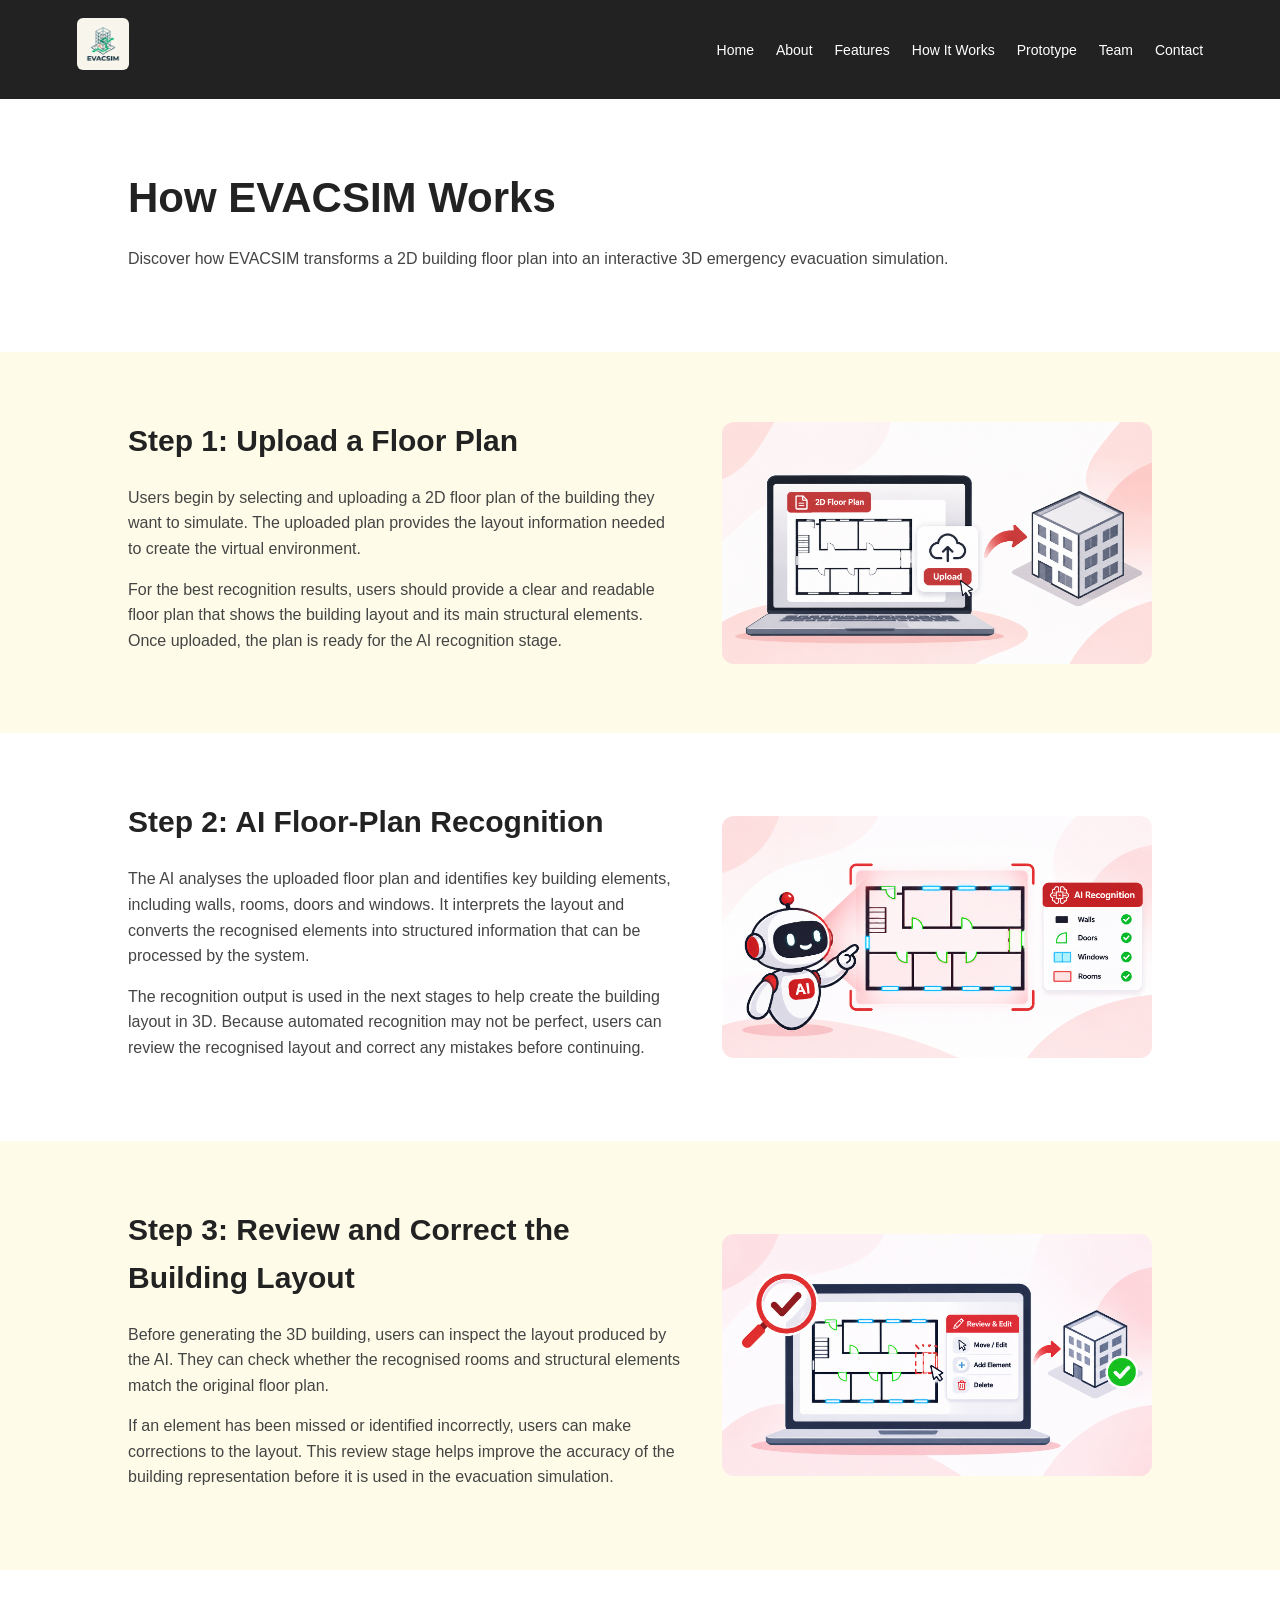
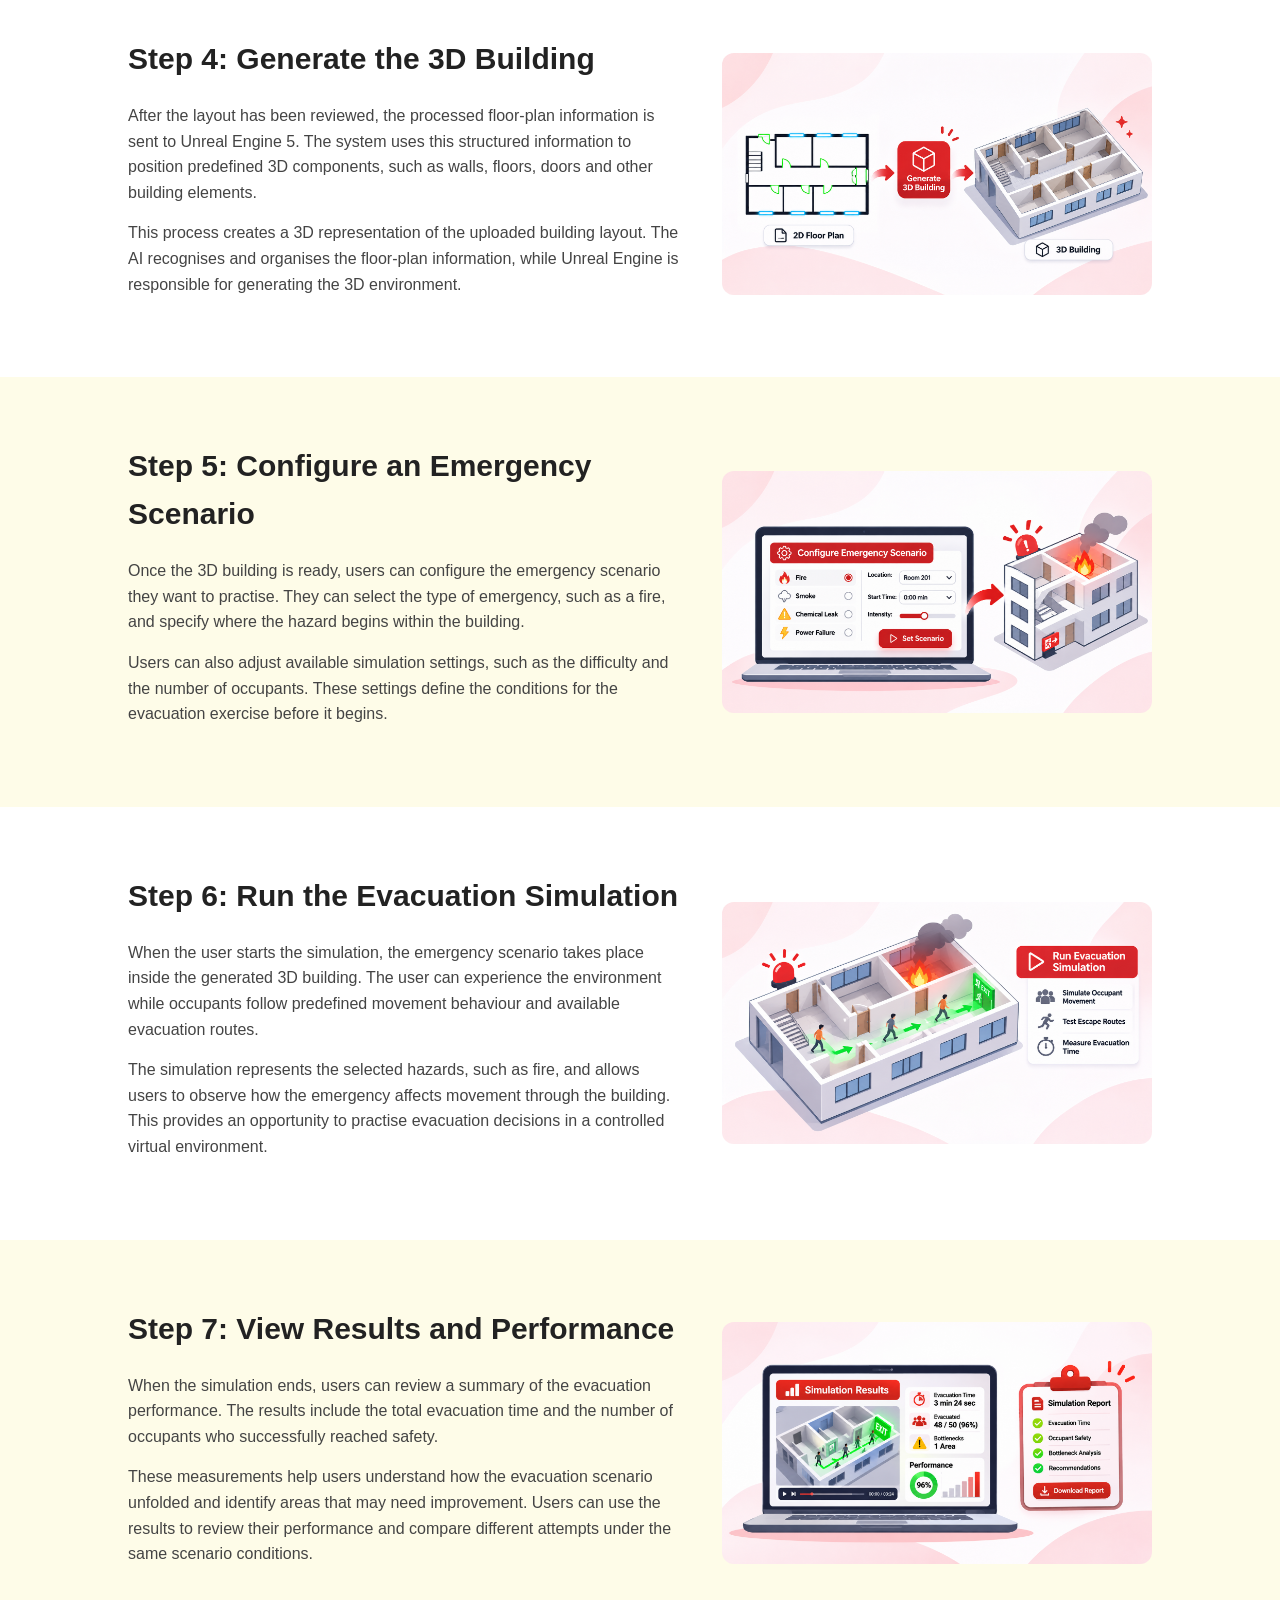
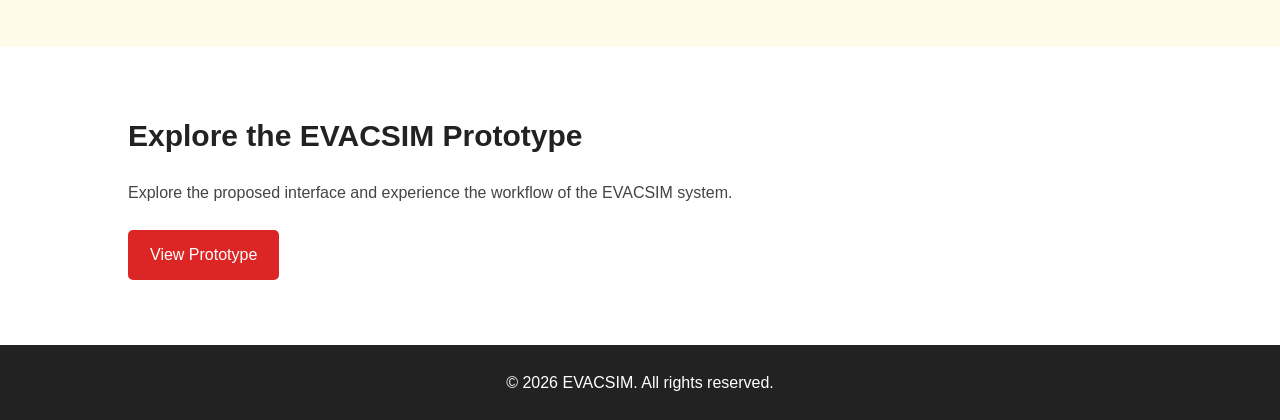
<file: how-it-works.html>
<!DOCTYPE html>
<html lang="en">
<head>
    <meta charset="UTF-8">
    <meta name="viewport" content="width=device-width, initial-scale=1.0">
    <title>How It Works | EVACSIM</title>
    <link rel="stylesheet" href="style.css">
</head>
<body>

    <!-- Navigation Bar -->
    <header>
        <nav>
            <!--project logo -->
           <a href="index.html" class="logo">
              <img src="images/evacuate-logo.jpg"
                  alt="EVACSIM emergency evacuation simulator logo">
             
           </a>

            <ul>
                <li><a href="index.html">Home</a></li>
                <li><a href="about.html">About</a></li>
                <li><a href="features.html">Features</a></li>
                <li><a href="how-it-works.html">How It Works</a></li>
                <li><a href="prototype.html">Prototype</a></li>
                <li><a href="team.html">Team</a></li>
                <li><a href="contact.html">Contact</a></li>
            </ul>
        </nav>
    </header>


    <!-- Page Introduction -->
    <section>
        <h1>How EVACSIM Works</h1>

        <p>
            Discover how EVACSIM transforms a 2D building floor plan
            into an interactive 3D emergency evacuation simulation.
        </p>
    </section>


    <!-- Step 1 -->
    <section class="workflow-step">
        <div class="workflow-content">
        <h2>Step 1: Upload a Floor Plan</h2>

        <p>
            Users begin by selecting and uploading a 2D floor plan of the
            building they want to simulate. The uploaded plan provides the
            layout information needed to create the virtual environment.
        </p>

        <p>
            For the best recognition results, users should provide a clear
            and readable floor plan that shows the building layout and its
            main structural elements. Once uploaded, the plan is ready for
            the AI recognition stage.
        </p>
        </div>

        <figure class="workflow-image">
            <img src="images/Upload%20a%20Floor%20Plan%20to%203D.png"
                 alt="Illustration of uploading a 2D building floor plan"
                 loading="lazy">
        </figure>
    </section>


    <!-- Step 2 -->
    <section class="workflow-step">
        <div class="workflow-content">
        <h2>Step 2: AI Floor-Plan Recognition</h2>

        <p>
            The AI analyses the uploaded floor plan and identifies key
            building elements, including walls, rooms, doors and windows.
            It interprets the layout and converts the recognised elements
            into structured information that can be processed by the system.
        </p>

        <p>
            The recognition output is used in the next stages to help create
            the building layout in 3D. Because automated recognition may not
            be perfect, users can review the recognised layout and correct
            any mistakes before continuing.
        </p>
        </div>

        <figure class="workflow-image">
            <img src="images/AI%20Floor%20Plan%20Recognition%20Scanner.png"
                 alt="Illustration of an AI robot recognising rooms, walls, doors and windows"
                 loading="lazy">
        </figure>
    </section>


    <!-- Step 3 -->
    <section class="workflow-step">
        <div class="workflow-content">
        <h2>Step 3: Review and Correct the Building Layout</h2>

        <p>
            Before generating the 3D building, users can inspect the layout
            produced by the AI. They can check whether the recognised rooms
            and structural elements match the original floor plan.
        </p>

        <p>
            If an element has been missed or identified incorrectly, users
            can make corrections to the layout. This review stage helps
            improve the accuracy of the building representation before it
            is used in the evacuation simulation.
        </p>
        </div>

        <figure class="workflow-image">
            <img src="images/Review%20%26%20Correct%20Building%20Layout.png"
                 alt="Illustration of reviewing and correcting a recognised building layout"
                 loading="lazy">
        </figure>
    </section>


    <!-- Step 4 -->
    <section class="workflow-step">
        <div class="workflow-content">
        <h2>Step 4: Generate the 3D Building</h2>

        <p>
            After the layout has been reviewed, the processed floor-plan
            information is sent to Unreal Engine 5. The system uses this
            structured information to position predefined 3D components,
            such as walls, floors, doors and other building elements.
        </p>

        <p>
            This process creates a 3D representation of the uploaded
            building layout. The AI recognises and organises the floor-plan
            information, while Unreal Engine is responsible for generating
            the 3D environment.
        </p>
        </div>

        <figure class="workflow-image">
            <img src="images/From%202D%20Floor%20Plan%20to%203D%20Building.png"
                 alt="Illustration showing a 2D floor plan transformed into a 3D building"
                 loading="lazy">
        </figure>
    </section>


    <!-- Step 5 -->
    <section class="workflow-step">
        <div class="workflow-content">
        <h2>Step 5: Configure an Emergency Scenario</h2>

        <p>
            Once the 3D building is ready, users can configure the emergency
            scenario they want to practise. They can select the type of
            emergency, such as a fire, and specify where the hazard begins
            within the building.
        </p>

        <p>
            Users can also adjust available simulation settings, such as
            the difficulty and the number of occupants. These settings
            define the conditions for the evacuation exercise before it
            begins.
        </p>
        </div>

        <figure class="workflow-image">
            <img src="images/Emergency%20Scenario%20Configuration%20Infographic.png"
                 alt="Illustration of configuring an emergency scenario in a building"
                 loading="lazy">
        </figure>
    </section>


    <!-- Step 6 -->
    <section class="workflow-step">
        <div class="workflow-content">
        <h2>Step 6: Run the Evacuation Simulation</h2>

        <p>
            When the user starts the simulation, the emergency scenario
            takes place inside the generated 3D building. The user can
            experience the environment while occupants follow predefined
            movement behaviour and available evacuation routes.
        </p>

        <p>
            The simulation represents the selected hazards, such as fire,
            and allows users to observe how the emergency affects movement
            through the building. This provides an opportunity to practise
            evacuation decisions in a controlled virtual environment.
        </p>
        </div>

        <figure class="workflow-image">
            <img src="images/Evacuation%20Simulation%20Escape%20Route.png"
                 alt="Illustration of occupants following evacuation routes to an exit"
                 loading="lazy">
        </figure>
    </section>


    <!-- Step 7 -->
	<section class="workflow-step">

		<div class="workflow-content">

			<h2>Step 7: View Results and Performance</h2>

			<p>
				When the simulation ends, users can review a summary of the
				evacuation performance. The results include the total
				evacuation time and the number of occupants who successfully
				reached safety.
			</p>

			<p>
				These measurements help users understand how the evacuation
				scenario unfolded and identify areas that may need improvement.
				Users can use the results to review their performance and
				compare different attempts under the same scenario conditions.
			</p>

		</div>

		<figure class="workflow-image">
			<img src="images/Evacuation%20Simulation%20Results%20Dashboard.png"
             a	lt="Illustration of evacuation simulation results and performance dashboard"
				loading="lazy">
		</figure>

	</section>


    <!-- Call to Action -->
    <section>
        <h2>Explore the EVACSIM Prototype</h2>

        <p>
            Explore the proposed interface and experience the
            workflow of the EVACSIM system.
        </p>

        <a href="prototype.html">View Prototype</a>
    </section>


    <!-- Footer -->
    <footer>
        <p>&copy; 2026 EVACSIM. All rights reserved.</p>
    </footer>
	<!-- Back to Top Button -->
	<button id="backToTop" aria-label="Back to top" title="Back to top">
    ↑
	</button>

    <script src="script.js"></script>
</body>
</html>
</file>
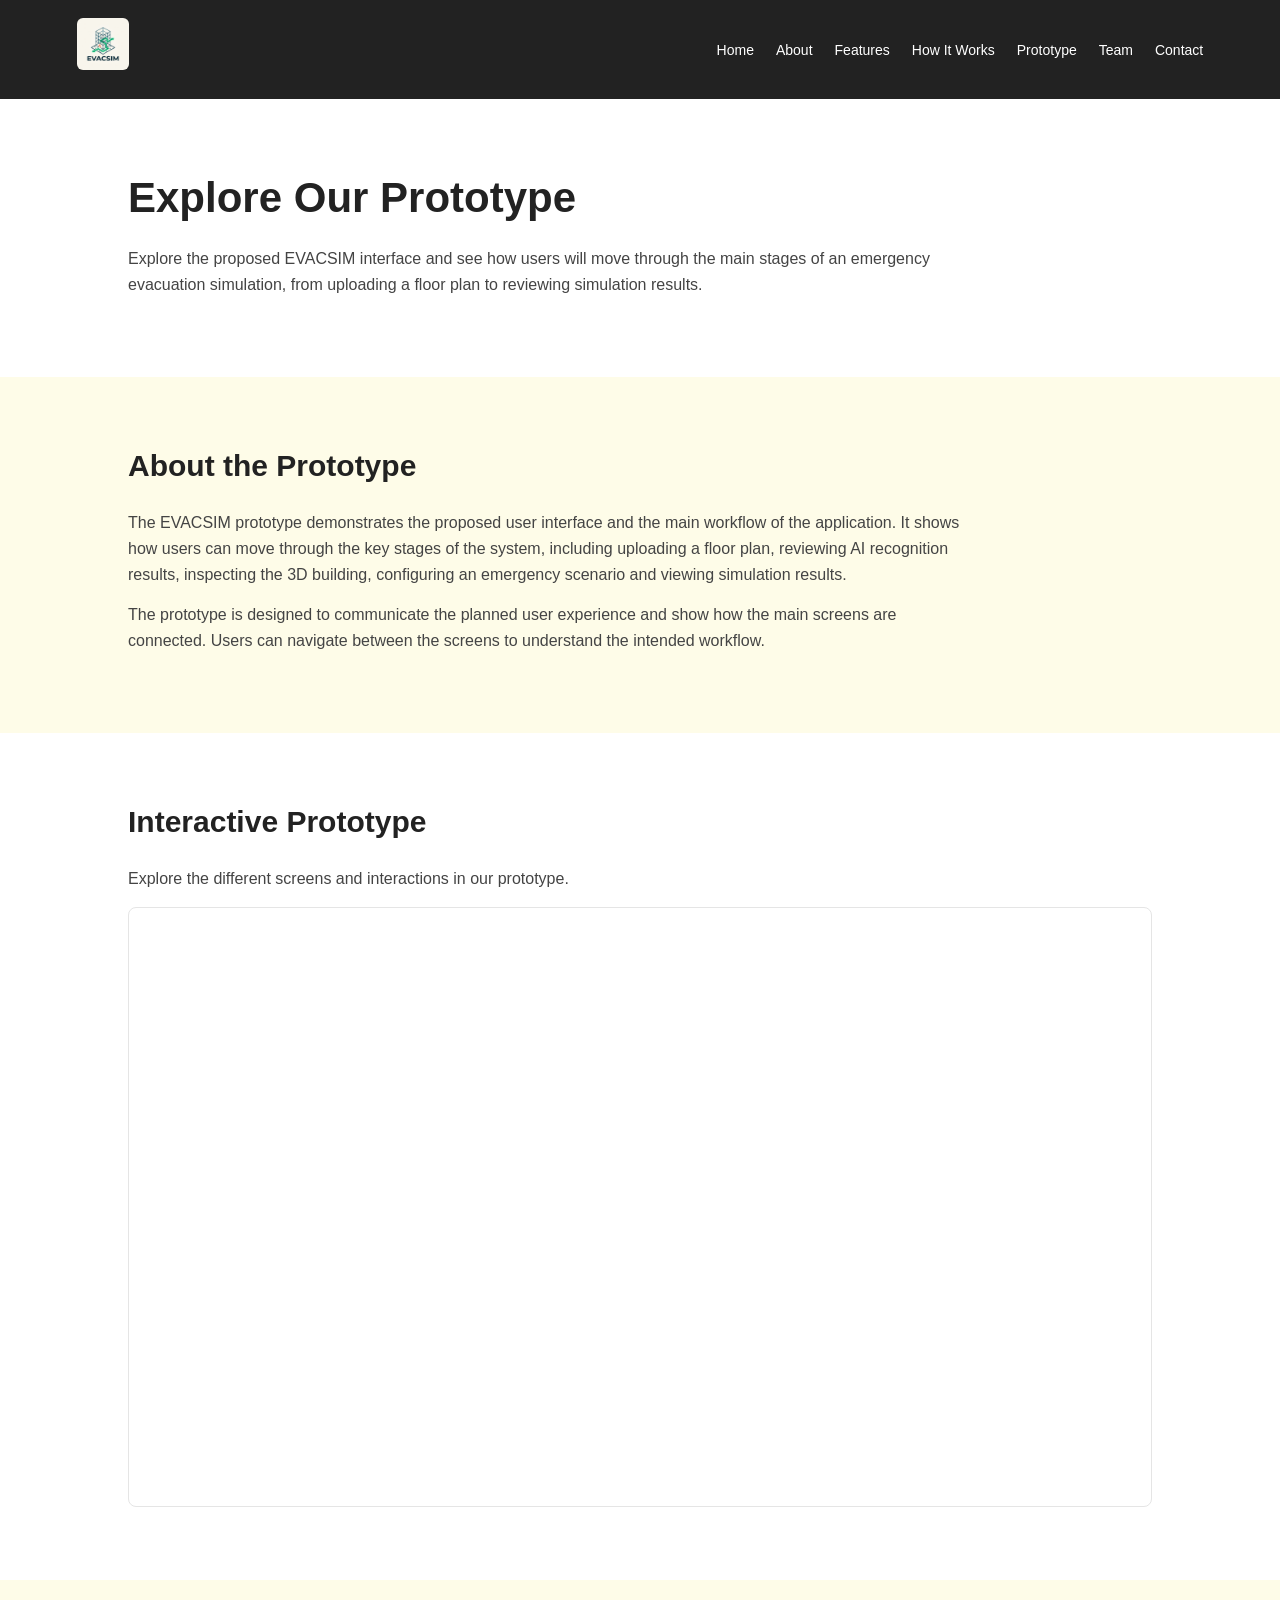
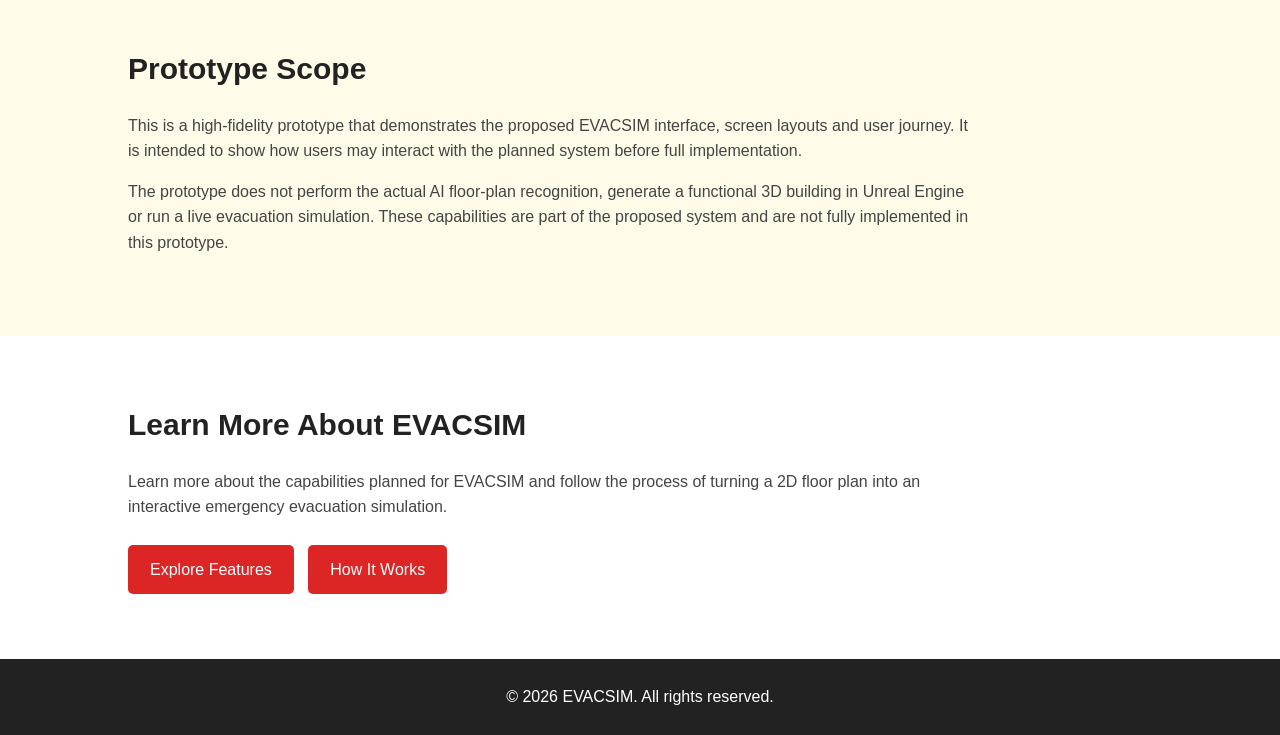
<file: prototype.html>
<!DOCTYPE html>
<html lang="en">
<head>
    <meta charset="UTF-8">
    <meta name="viewport" content="width=device-width, initial-scale=1.0">
    <title>Prototype | EVACSIM</title>
    <link rel="stylesheet" href="style.css">
</head>
<body>

    <!-- Navigation Bar -->
    <header>
        <nav>
            <!--project logo -->
           <a href="index.html" class="logo">
              <img src="images/evacuate-logo.jpg"
                  alt="EVACSIM emergency evacuation simulator logo">
             
           </a>

            <ul>
                <li><a href="index.html">Home</a></li>
                <li><a href="about.html">About</a></li>
                <li><a href="features.html">Features</a></li>
                <li><a href="how-it-works.html">How It Works</a></li>
                <li><a href="prototype.html">Prototype</a></li>
                <li><a href="team.html">Team</a></li>
                <li><a href="contact.html">Contact</a></li>
            </ul>
        </nav>
    </header>


    <!-- Page Introduction -->
    <section>
        <h1>Explore Our Prototype</h1>

        <p>
            Explore the proposed EVACSIM interface and see how users
            will move through the main stages of an emergency evacuation
            simulation, from uploading a floor plan to reviewing simulation
            results.
        </p>
    </section>


    <!-- Prototype Overview -->
    <section>
        <h2>About the Prototype</h2>

        <p>
            The EVACSIM prototype demonstrates the proposed user
            interface and the main workflow of the application. It shows
            how users can move through the key stages of the system,
            including uploading a floor plan, reviewing AI recognition
            results, inspecting the 3D building, configuring an emergency
            scenario and viewing simulation results.
        </p>

        <p>
            The prototype is designed to communicate the planned user
            experience and show how the main screens are connected.
            Users can navigate between the screens to understand the
            intended workflow.
        </p>
    </section>


    <!-- Prototype Preview -->
    <section>
        <h2>Interactive Prototype</h2>

        <p>
            Explore the different screens and interactions in our
            prototype.
        </p>

        <iframe
            src="https://www.figma.com/embed?embed_host=share&url=https%3A%2F%2Fwww.figma.com%2Fdesign%2F4CjLIP6353R3iJA2Stpcl3%2FEVACSIM-%E2%80%93-High-Fidelity-Prototype.?node-id%3D0-1%26t%3DL2YgdCagp65z3mJJ-1"
            width="100%"
            height="600"
            style="border: 1px solid #E5E5E5; border-radius: 8px;"
            allowfullscreen
            loading="lazy">
        </iframe>
    </section>


    <!-- Prototype Disclaimer -->
    <section>
        <h2>Prototype Scope</h2>

        <p>
            This is a high-fidelity prototype that demonstrates the
            proposed EVACSIM interface, screen layouts and user journey.
            It is intended to show how users may interact with the planned
            system before full implementation.
        </p>

        <p>
            The prototype does not perform the actual AI floor-plan
            recognition, generate a functional 3D building in Unreal Engine
            or run a live evacuation simulation. These capabilities are
            part of the proposed system and are not fully implemented in
            this prototype.
        </p>
    </section>


    
    <section>
        <h2>Learn More About EVACSIM</h2>

        <p>
            Learn more about the capabilities planned for EVACSIM and
            follow the process of turning a 2D floor plan into an
            interactive emergency evacuation simulation.
        </p>

        <a href="features.html">Explore Features</a>
        <a href="how-it-works.html">How It Works</a>
    </section>


    
    <footer>
        <p>&copy; 2026 EVACSIM. All rights reserved.</p>
    </footer>
	<!-- Back to Top Button -->
	<button id="backToTop" aria-label="Back to top" title="Back to top">
    ↑
	</button>

    <script src="script.js"></script>
</body>
</html>
</file>
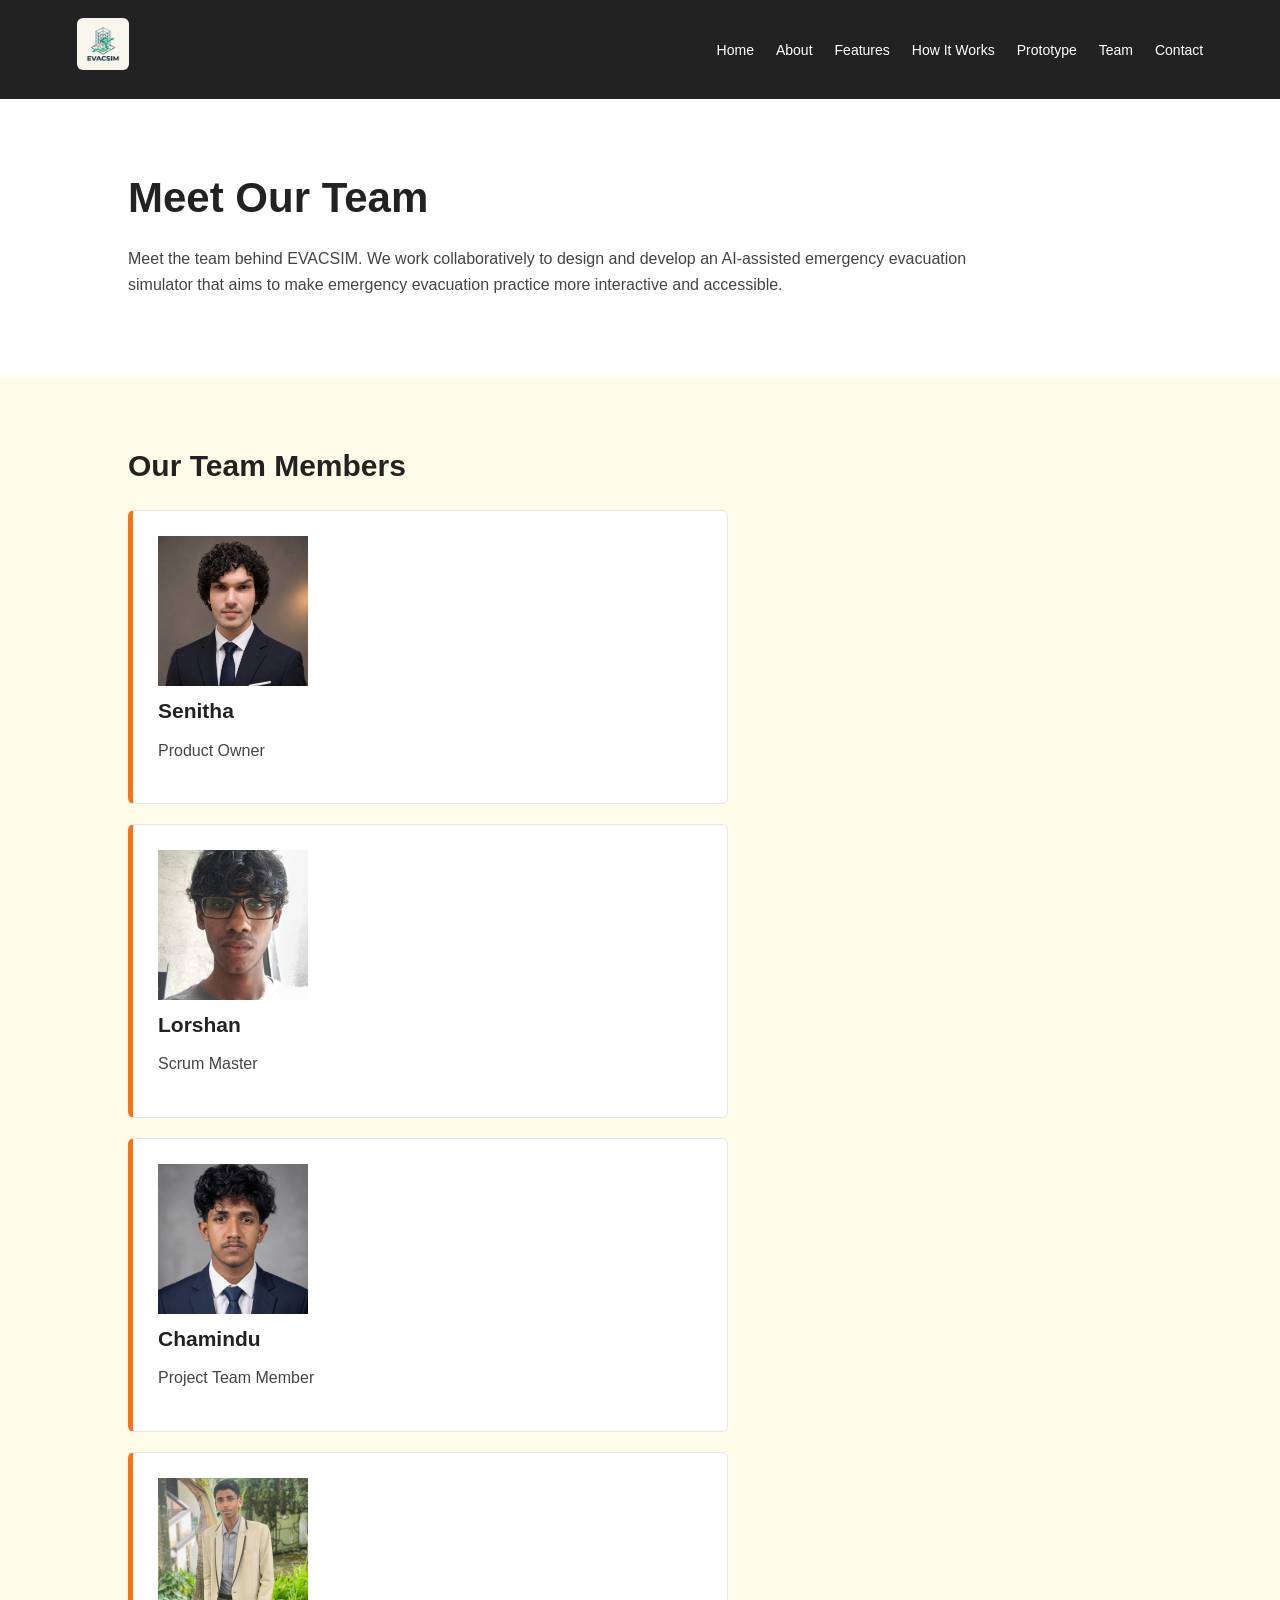
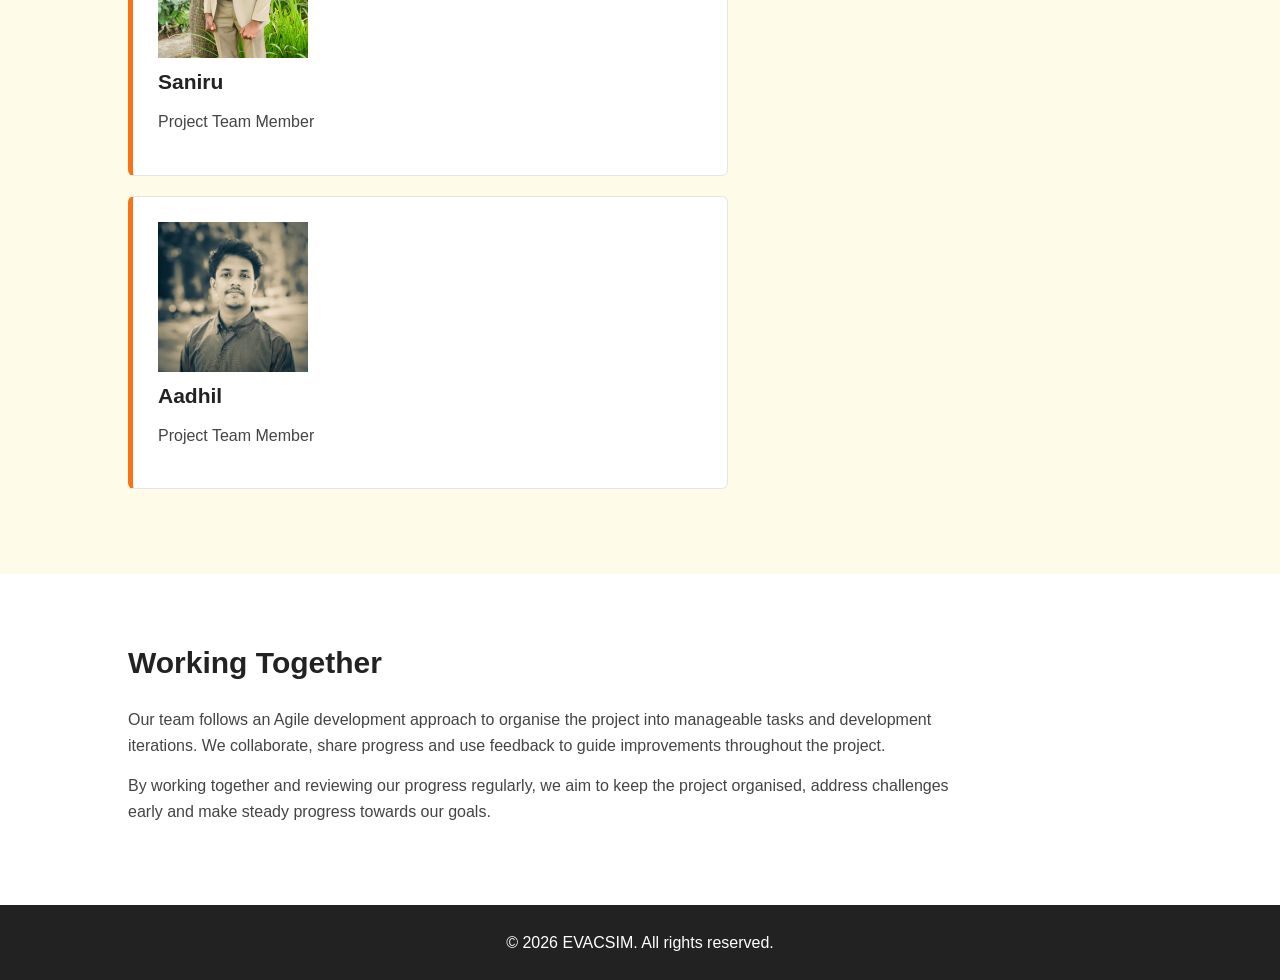
<file: team.html>
<!DOCTYPE html>
<html lang="en">
<head>
    <meta charset="UTF-8">
    <meta name="viewport" content="width=device-width, initial-scale=1.0">
    <title>Our Team | EVACSIM</title>
    <link rel="stylesheet" href="style.css">
</head>
<body>

    <!-- Navigation Bar -->
    <header>
        <nav>
            <!--project logo -->
           <a href="index.html" class="logo">
              <img src="images/evacuate-logo.jpg"
                  alt="EVACSIM emergency evacuation simulator logo">
             
           </a>

            <ul>
                <li><a href="index.html">Home</a></li>
                <li><a href="about.html">About</a></li>
                <li><a href="features.html">Features</a></li>
                <li><a href="how-it-works.html">How It Works</a></li>
                <li><a href="prototype.html">Prototype</a></li>
                <li><a href="team.html">Team</a></li>
                <li><a href="contact.html">Contact</a></li>
            </ul>
        </nav>
    </header>


    <!-- Page Introduction -->
    <section>
        <h1>Meet Our Team</h1>

        <p>
            Meet the team behind EVACSIM. We work collaboratively to
            design and develop an AI-assisted emergency evacuation
            simulator that aims to make emergency evacuation practice
            more interactive and accessible.
        </p>
    </section>


    <!-- Team Members -->
    <section>
        <h2>Our Team Members</h2>

        <!-- Team Member 1 -->
        <div class="team-member">
            <img src="images/senitha.png" alt="Photo of Senitha" class="team-photo"
                 style="width: 150px; height: 150px; object-fit: cover; border-radius: 0;">
            <h3>Senitha</h3>
            <p>Product Owner</p>
        </div>

        <div class="team-member">
            <img src="images/lorshan.jpeg" alt="Photo of Lorshan" class="team-photo"
                 style="width: 150px; height: 150px; object-fit: cover; border-radius: 0;">
            <h3>Lorshan</h3>
            <p>Scrum Master</p>
        </div>

        <div class="team-member">
            <img src="images/chamindu.jpeg" alt="Photo of Chamindu" class="team-photo"
                 style="width: 150px; height: 150px; object-fit: cover; border-radius: 0;">
            <h3>Chamindu</h3>
            <p>Project Team Member</p>
        </div>

        <div class="team-member">
            <img src="images/saniru.jpeg" alt="Photo of Saniru" class="team-photo"
                 style="width: 150px; height: 180px; object-fit: cover; border-radius: 0;">
            <h3>Saniru</h3>
            <p>Project Team Member</p>
        </div>

        <div class="team-member">
            <img src="images/aadhil.png" alt="Photo of Aadhil" class="team-photo"
                 style="width: 150px; height: 150px; object-fit: cover; border-radius: 0;">
            <h3>Aadhil</h3>
            <p>Project Team Member</p>
        </div>

        
    </section>


    <!-- Team Collaboration -->
    <section>
        <h2>Working Together</h2>

        <p>
            Our team follows an Agile development approach to organise
            the project into manageable tasks and development iterations.
            We collaborate, share progress and use feedback to guide
            improvements throughout the project.
        </p>

        <p>
            By working together and reviewing our progress regularly,
            we aim to keep the project organised, address challenges
            early and make steady progress towards our goals.
        </p>

        <!-- ADD: You can include a team photograph or a group working image here. -->
    </section>


    <!-- Footer -->
    <footer>
        <p>&copy; 2026 EVACSIM. All rights reserved.</p>
    </footer>
	<!-- Back to Top Button -->
	<button id="backToTop" aria-label="Back to top" title="Back to top">
    ↑
	</button>

    <script src="script.js"></script>
</body>
</html>
</file>
<file: style.css>
/* =====================================
   GENERAL PAGE STYLING
===================================== */

* {
    margin: 0;
    padding: 0;
    box-sizing: border-box;
}

body {
    font-family: Arial, sans-serif;
    background-color: #FFFFFF;
    color: #444444;
    line-height: 1.6;
}

h1, h2, h3 {
    color: #222222;
}

h1 {
    font-size: 42px;
    margin-bottom: 15px;
}

h2 {
    font-size: 30px;
    margin-bottom: 20px;
}

h3 {
    font-size: 21px;
    margin-bottom: 10px;
}

p {
    margin-bottom: 15px;
}


/* =====================================
   NAVIGATION BAR
===================================== */

header {
    background-color: #222222;
    padding: 18px 6%;
}

nav {
    display: flex;
    justify-content: space-between;
    align-items: center;
}

.logo {
    color: #FACC15;
    font-size: 25px;
    font-weight: bold;
    text-decoration: none;
}

.logo img {
    width: 52px;
    height: 52px;
    object-fit: contain;
    border-radius: 6px;
}

nav ul {
    display: flex;
    list-style: none;
    gap: 22px;
}

nav ul li a {
    color: #FFFFFF;
    text-decoration: none;
    font-size: 14px;
}

nav ul li a:hover {
    color: #FACC15;
}


/* =====================================
   GENERAL SECTIONS
===================================== */

section {
    padding: 65px 10%;
}

section:nth-of-type(even) {
    background-color: #FEFCE8;
}

section p {
    max-width: 850px;
}


/* =====================================
   BUTTONS AND LINKS
===================================== */

a {
    color: #DC2626;
}

section a {
    display: inline-block;
    margin-top: 10px;
    margin-right: 10px;
    padding: 12px 22px;
    background-color: #DC2626;
    color: #FFFFFF;
    text-decoration: none;
    border-radius: 5px;
}

section a:hover {
    background-color: #B91C1C;
}

button {
    background-color: #DC2626;
    color: #FFFFFF;
    border: none;
    padding: 13px 25px;
    border-radius: 5px;
    cursor: pointer;
    font-size: 15px;
}

button:hover {
    background-color: #B91C1C;
}


/* =====================================
   FEATURE AND TEAM CARDS
===================================== */

.team-member {
    background-color: #FFFFFF;
    border: 1px solid #E5E5E5;
    border-left: 5px solid #F97316;
    padding: 25px;
    margin: 20px 0;
    border-radius: 6px;
    max-width: 600px;
}


/* =====================================
   CONTACT FORM
===================================== */

form {
    max-width: 600px;
}

label {
    display: block;
    margin-top: 18px;
    margin-bottom: 6px;
    color: #222222;
    font-weight: bold;
}

input, textarea {
    width: 100%;
    padding: 12px;
    border: 1px solid #E5E5E5;
    border-radius: 5px;
    font-family: Arial, sans-serif;
    font-size: 15px;
}

textarea {
    resize: vertical;
}

form button {
    margin-top: 20px;
}


/* =====================================
   FOOTER
===================================== */

footer {
    background-color: #222222;
    color: #FFFFFF;
    text-align: center;
    padding: 25px;
}

footer p {
    margin: 0;
}


/* =====================================
   RESPONSIVE DESIGN
===================================== */

@media (max-width: 900px) {

    nav {
        flex-direction: column;
        gap: 15px;
    }

    nav ul {
        flex-wrap: wrap;
        justify-content: center;
        gap: 12px;
    }

    section {
        padding: 45px 7%;
    }

    h1 {
        font-size: 34px;
    }

    h2 {
        font-size: 26px;
    }
}


@media (max-width: 500px) {

    nav ul {
        flex-direction: column;
        align-items: center;
    }

    section {
        padding: 35px 6%;
    }

    h1 {
        font-size: 29px;
    }

    h2 {
        font-size: 23px;
    }
}

/* Back to Top Button */
#backToTop {
    position: fixed;
    bottom: 30px;
    right: 30px;
    width: 45px;
    height: 45px;

    background-color: #e63946;
    color: white;

    border: none;
    border-radius: 50%;

    font-size: 25px;
    font-weight: bold;

    cursor: pointer;

    display: none;
    align-items: center;
    justify-content: center;

    z-index: 1000;

    transition: background-color 0.3s, transform 0.3s;
}

#backToTop:hover {
    background-color: #b71c2c;
    transform: translateY(-4px);
}

/* Contact Introduction with Logo */
.contact-intro {
    display: flex;
    align-items: center;
    justify-content: space-between;
    gap: 40px;
}

.contact-intro-text {
    flex: 1;
}

.contact-intro-logo img {
    width: 180px;
    height: 180px;
    object-fit: contain;
    border-radius: 10px;
}

/* Responsive layout */
@media (max-width: 768px) {
    .contact-intro {
        flex-direction: column;
        align-items: flex-start;
    }

    .contact-intro-logo img {
        width: 130px;
        height: 130px;
    }
}

/* How It Works - Side-by-Side Layout */
.workflow-step {
    display: flex;
    align-items: center;
    justify-content: space-between;
    gap: 40px;
}

.workflow-content {
    flex: 1;
    min-width: 0;
}

.workflow-image {
    flex: 0 0 42%;
    max-width: 42%;
    margin: 0;
}

.workflow-image img {
    display: block;
    width: 100%;
    height: auto;
    object-fit: contain;
    border-radius: 12px;
}

/* Mobile Responsive Layout */
@media (max-width: 768px) {
    .workflow-step {
        flex-direction: column;
        align-items: flex-start;
    }

    .workflow-image {
        flex: none;
        max-width: 100%;
        width: 100%;
    }
}
</file>
